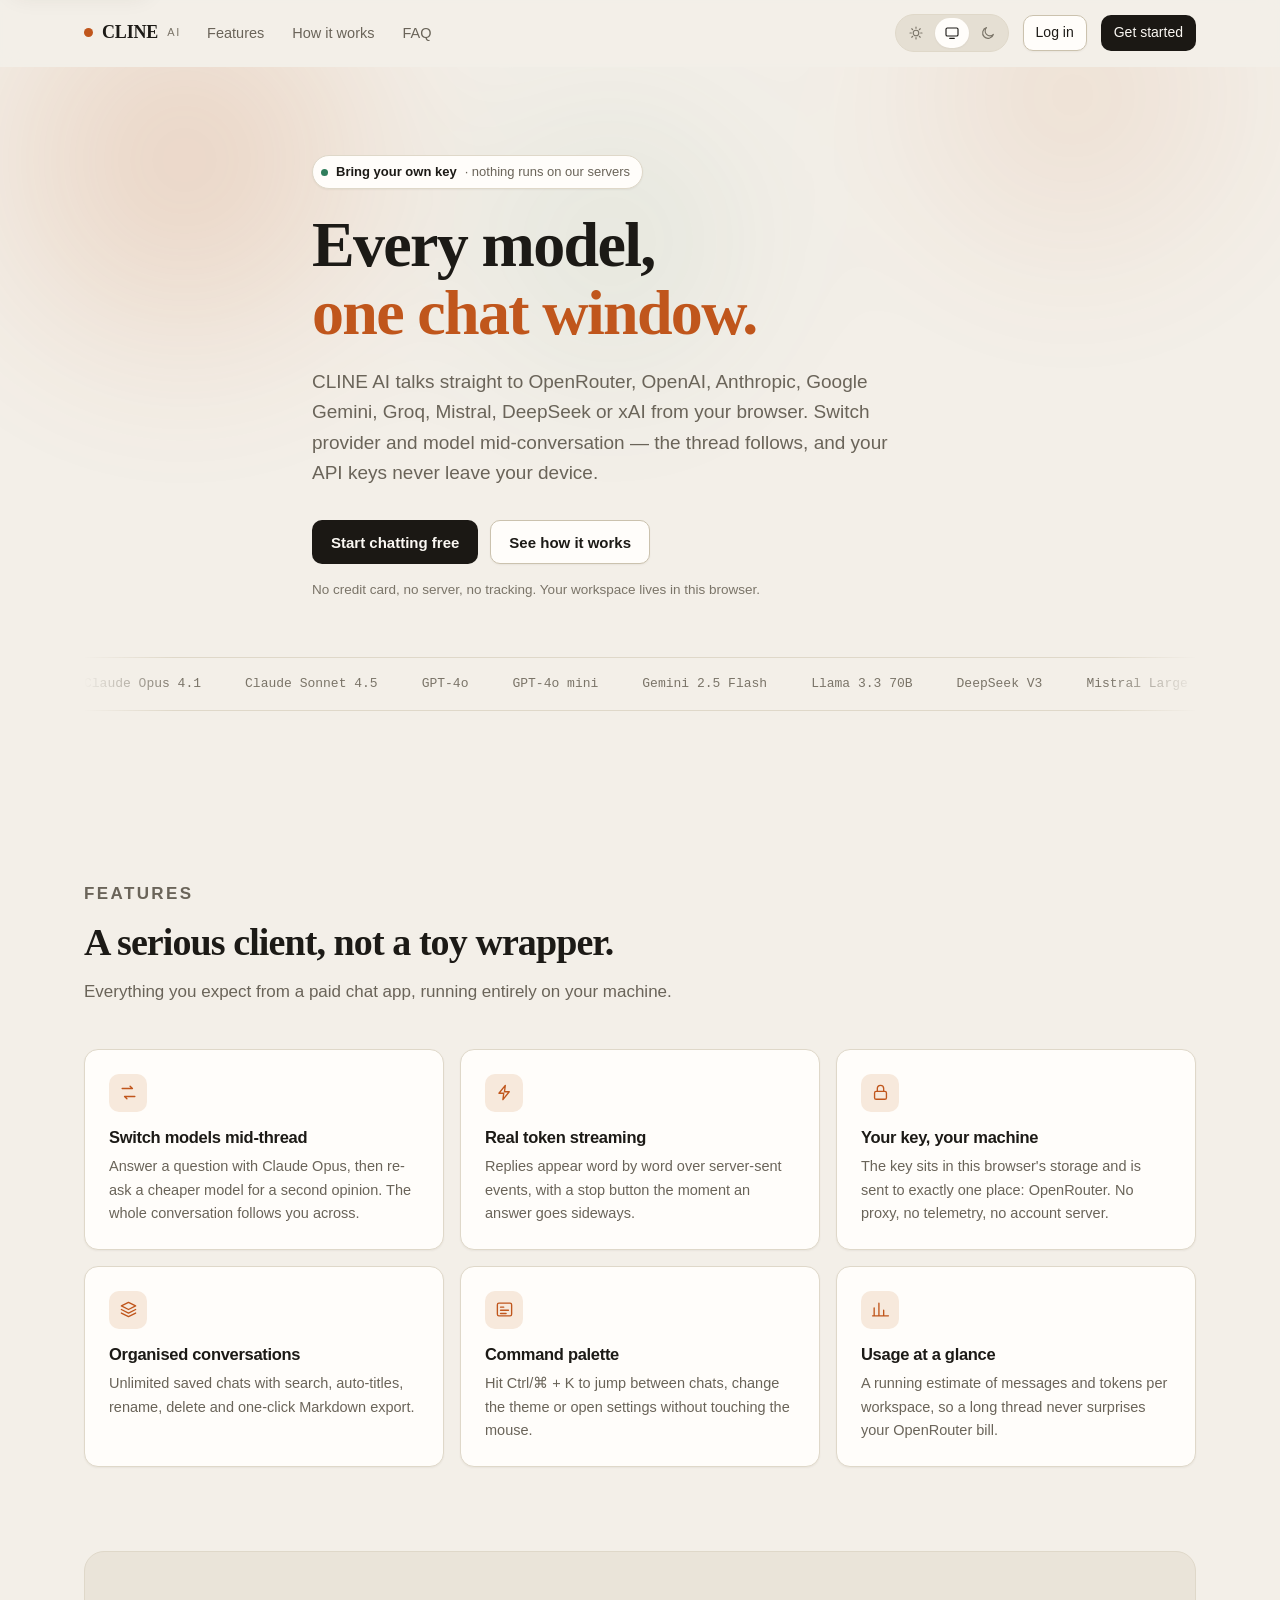
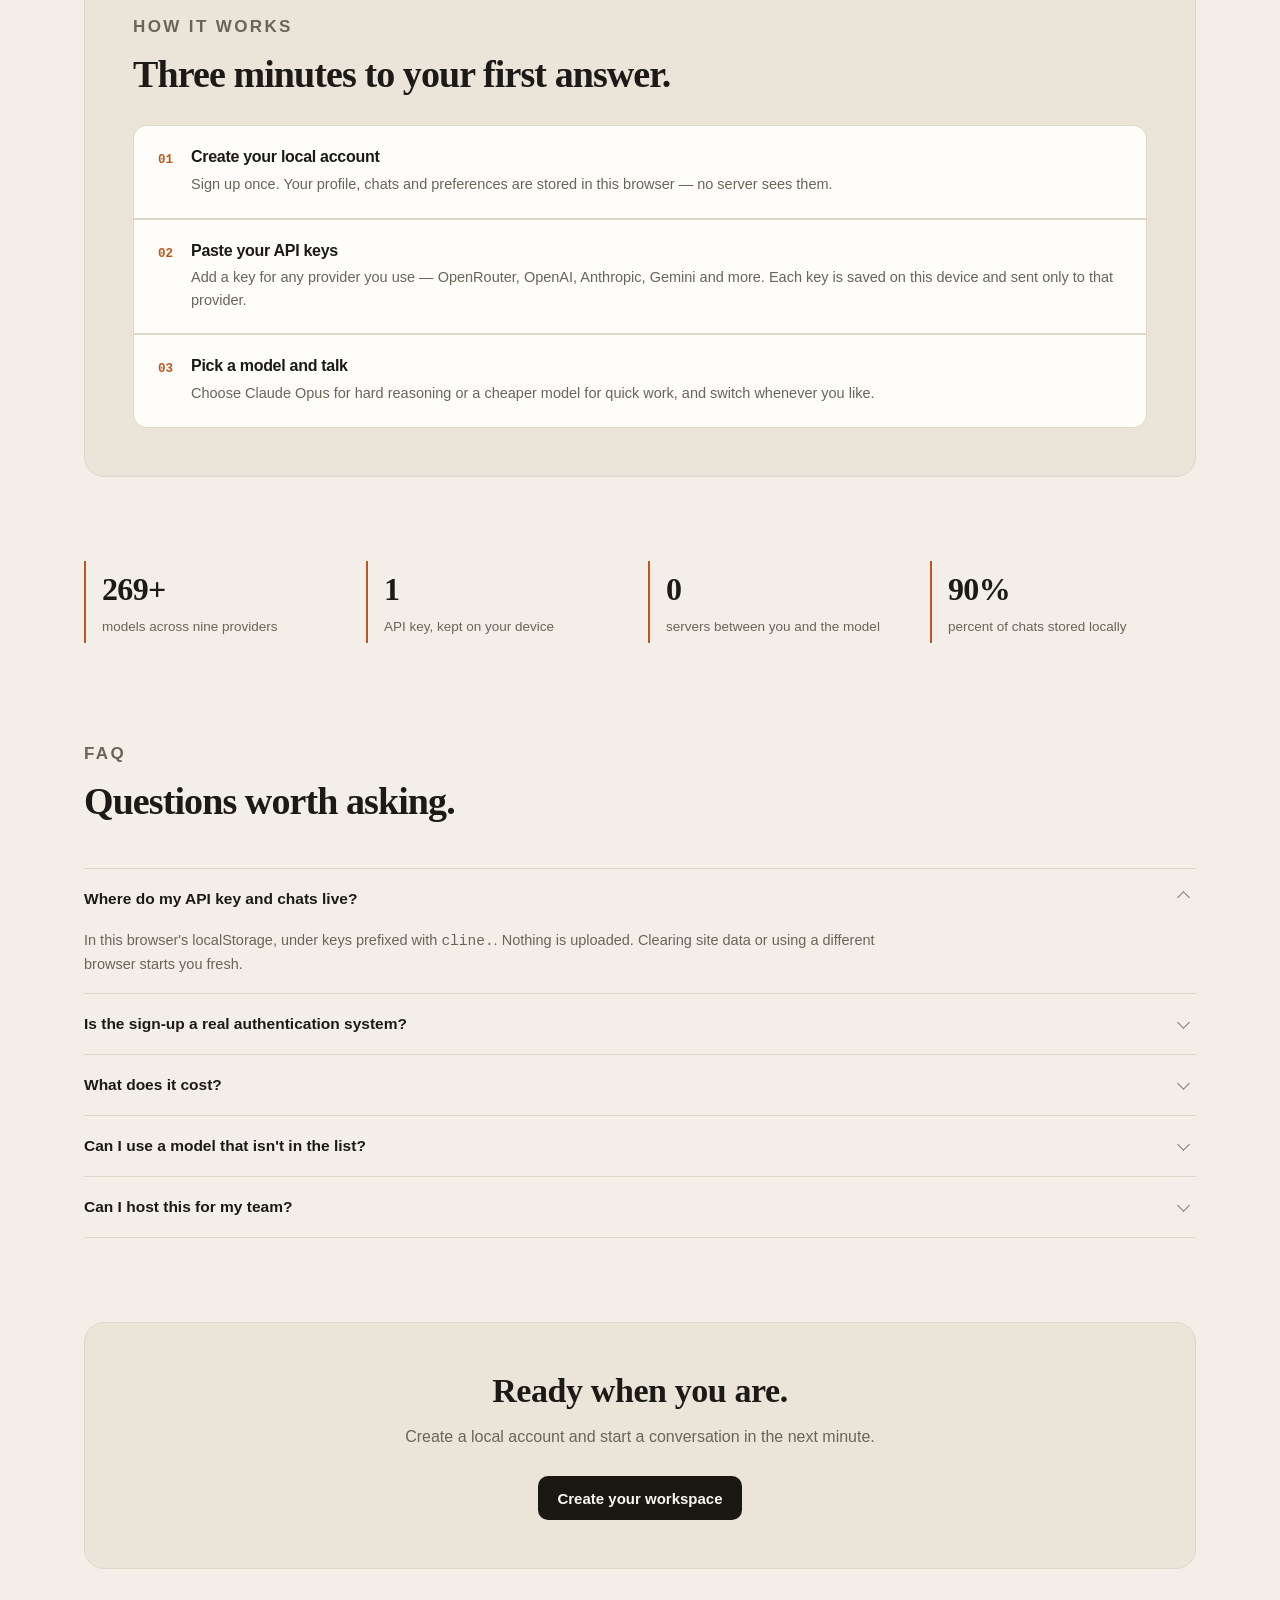
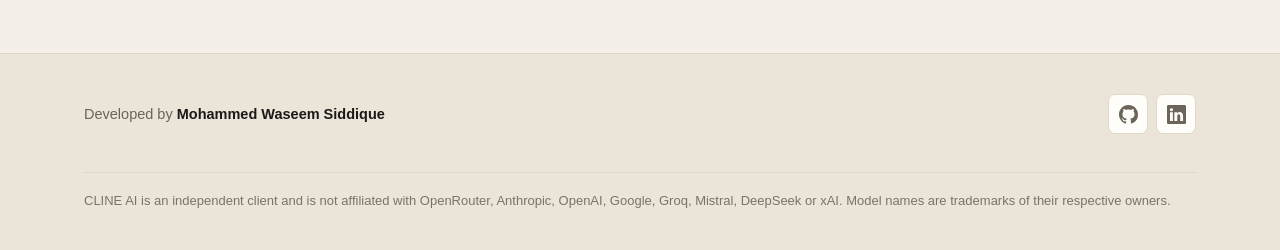
<file: index.html>
<!doctype html>
<html lang="en">
<head>
<meta charset="utf-8" />
<meta name="viewport" content="width=device-width, initial-scale=1, viewport-fit=cover" />
<title>CLINE AI — one chat window for every model</title>
<meta name="description" content="CLINE AI is a browser-native chat client for OpenRouter, OpenAI, Anthropic, Gemini, Groq, Mistral, DeepSeek and xAI. Switch provider and model mid-conversation, with your keys kept on your own device." />
<link rel="icon" href="data:image/svg+xml,%3Csvg xmlns='http://www.w3.org/2000/svg' viewBox='0 0 32 32'%3E%3Crect width='32' height='32' rx='7' fill='%23C0561C'/%3E%3Crect x='9' y='7' width='2.6' height='18' rx='1.3' fill='white'/%3E%3Crect x='15' y='12' width='8' height='2.6' rx='1.3' fill='white'/%3E%3Crect x='15' y='18' width='5' height='2.6' rx='1.3' fill='white'/%3E%3C/svg%3E" />
<link rel="stylesheet" href="assets/css/base.css" />
<link rel="stylesheet" href="assets/css/landing.css" />
<script>(function(){try{var p=localStorage.getItem("cline.theme")||"system";var d=p==="dark"||(p==="system"&&matchMedia("(prefers-color-scheme: dark)").matches);document.documentElement.setAttribute("data-theme",d?"dark":"light");}catch(e){}})();</script>
</head>
<body>
<div class="splash" id="splash" aria-hidden="true">
  <div class="splash-mark"><span></span></div>
  <p>Cline AI</p>
</div>
<a class="skip" href="#main">Skip to content</a>

<header class="nav" id="nav">
  <div class="wrap nav-in">
    <a class="brand" href="index.html"><b>CLINE</b><span>AI</span></a>
    <nav class="nav-links" aria-label="Sections">
      <a href="#features">Features</a>
      <a href="#how">How it works</a>
      <a href="#faq">FAQ</a>
    </nav>
    <div class="grow"></div>
    <div class="theme-switch" id="themeSwitch" role="group" aria-label="Colour theme">
      <button type="button" data-theme-set="light" aria-label="Light theme" title="Light">
        <svg viewBox="0 0 24 24" aria-hidden="true"><circle cx="12" cy="12" r="4.2"/><path d="M12 3v2M12 19v2M3 12h2M19 12h2M5.6 5.6l1.4 1.4M17 17l1.4 1.4M18.4 5.6L17 7M7 17l-1.4 1.4"/></svg>
      </button>
      <button type="button" data-theme-set="system" aria-label="Match system theme" title="System">
        <svg viewBox="0 0 24 24" aria-hidden="true"><rect x="3" y="4.5" width="18" height="12" rx="2"/><path d="M8.5 20h7"/></svg>
      </button>
      <button type="button" data-theme-set="dark" aria-label="Dark theme" title="Dark">
        <svg viewBox="0 0 24 24" aria-hidden="true"><path d="M20 14.2A8.2 8.2 0 1 1 9.8 4a6.6 6.6 0 0 0 10.2 10.2z"/></svg>
      </button>
    </div>
    <a class="btn secondary sm" href="auth.html" id="navLogin">Log in</a>
    <a class="btn sm" href="auth.html?mode=signup" id="navCta">Get started</a>
  </div>
</header>

<main id="main">
  <section class="hero">
    <div class="aurora" aria-hidden="true"><i></i><i></i><i></i></div>
    <div class="wrap hero-in">
      <span class="pill reveal"><span class="dot"></span> <b>Bring your own key</b> · nothing runs on our servers</span>
      <h1 class="reveal">Every model,<br /><em>one chat window.</em></h1>
      <p class="lede reveal">CLINE AI talks straight to OpenRouter, OpenAI, Anthropic, Google Gemini, Groq, Mistral, DeepSeek or xAI from your browser. Switch provider and model mid-conversation — the thread follows, and your API keys never leave your device.</p>
      <div class="cta reveal">
        <a class="btn" href="auth.html?mode=signup" id="heroCta">Start chatting free</a>
        <a class="btn secondary" href="#how">See how it works</a>
      </div>
      <p class="microcopy reveal">No credit card, no server, no tracking. Your workspace lives in this browser.</p>
    </div>
    <div class="wrap">
      <div class="marquee reveal" aria-hidden="true">
        <div class="marquee-track" id="track"></div>
      </div>
    </div>
  </section>

  <section id="features">
    <div class="wrap">
      <div class="sec-head reveal">
        <p class="eyebrow">FEATURES</p>
        <h2>A serious client, not a toy wrapper.</h2>
        <p>Everything you expect from a paid chat app, running entirely on your machine.</p>
      </div>
      <div class="grid" id="featureGrid"></div>
    </div>
  </section>

  <section id="how" style="padding-top:0">
    <div class="wrap">
      <div class="panel">
        <div class="sec-head reveal" style="margin-bottom:28px">
          <p class="eyebrow">HOW IT WORKS</p>
          <h2>Three minutes to your first answer.</h2>
        </div>
        <div class="steps reveal">
          <div class="step"><b></b><div><h3>Create your local account</h3><p>Sign up once. Your profile, chats and preferences are stored in this browser — no server sees them.</p></div></div>
          <div class="step"><b></b><div><h3>Paste your API keys</h3><p>Add a key for any provider you use — OpenRouter, OpenAI, Anthropic, Gemini and more. Each key is saved on this device and sent only to that provider.</p></div></div>
          <div class="step"><b></b><div><h3>Pick a model and talk</h3><p>Choose Claude Opus for hard reasoning or a cheaper model for quick work, and switch whenever you like.</p></div></div>
        </div>
      </div>
    </div>
  </section>

  <section style="padding-top:0">
    <div class="wrap">
      <div class="stats reveal" id="stats">
        <div class="stat"><b data-count="300">0</b><span>models across nine providers</span></div>
        <div class="stat"><b data-count="1">0</b><span>API key, kept on your device</span></div>
        <div class="stat"><b data-count="0">0</b><span>servers between you and the model</span></div>
        <div class="stat"><b data-count="100">0</b><span>percent of chats stored locally</span></div>
      </div>
    </div>
  </section>

  <section id="faq" style="padding-top:0">
    <div class="wrap">
      <div class="sec-head reveal">
        <p class="eyebrow">FAQ</p>
        <h2>Questions worth asking.</h2>
      </div>
      <div class="faq reveal">
        <details open><summary>Where do my API key and chats live?</summary><p>In this browser's localStorage, under keys prefixed with <code>cline.</code>. Nothing is uploaded. Clearing site data or using a different browser starts you fresh.</p></details>
        <details><summary>Is the sign-up a real authentication system?</summary><p>No — and that is deliberate. Accounts are created and verified locally so the app can keep separate workspaces per person on a shared machine. There is no backend, so treat it as a profile switcher rather than a security boundary.</p></details>
        <details><summary>What does it cost?</summary><p>The app is free. You pay each provider directly for the tokens you use, at their own rates.</p></details>
        <details><summary>Can I use a model that isn't in the list?</summary><p>Yes. Settings has an "Other model ID" field that accepts any identifier listed on openrouter.ai/models.</p></details>
        <details><summary>Can I host this for my team?</summary><p>You can, but put a small proxy in front of the provider that holds the key server-side, then point CLINE AI at it with the custom base URL. A browser-held key is visible to anyone using that browser.</p></details>
      </div>
    </div>
  </section>

  <section style="padding-top:0">
    <div class="wrap">
      <div class="panel reveal" style="text-align:center">
        <h2 style="font-size:clamp(24px,3.4vw,34px)">Ready when you are.</h2>
        <p style="margin:14px auto 26px;color:var(--ink-2);max-width:32rem">Create a local account and start a conversation in the next minute.</p>
        <a class="btn" href="auth.html?mode=signup">Create your workspace</a>
      </div>
    </div>
  </section>
</main>

<footer class="site">
  <div class="wrap foot">
    <p class="credit">Developed by <b>Mohammed Waseem Siddique</b></p>
    <div class="grow"></div>
    <div class="socials">
      <a href="https://github.com/waseem-siddique/" target="_blank" rel="noopener noreferrer" aria-label="GitHub profile of Mohammed Waseem Siddique" title="GitHub">
        <svg viewBox="0 0 16 16" aria-hidden="true"><path d="M8 0C3.58 0 0 3.58 0 8c0 3.54 2.29 6.53 5.47 7.59.4.07.55-.17.55-.38 0-.19-.01-.82-.01-1.49-2.01.37-2.53-.49-2.69-.94-.09-.23-.48-.94-.82-1.13-.28-.15-.68-.52-.01-.53.63-.01 1.08.58 1.23.82.72 1.21 1.87.87 2.33.66.07-.52.28-.87.51-1.07-1.78-.2-3.64-.89-3.64-3.95 0-.87.31-1.59.82-2.15-.08-.2-.36-1.02.08-2.12 0 0 .67-.21 2.2.82.64-.18 1.32-.27 2-.27.68 0 1.36.09 2 .27 1.53-1.04 2.2-.82 2.2-.82.44 1.1.16 1.92.08 2.12.51.56.82 1.27.82 2.15 0 3.07-1.87 3.75-3.65 3.95.29.25.54.73.54 1.48 0 1.07-.01 1.93-.01 2.2 0 .21.15.46.55.38A8.01 8.01 0 0 0 16 8c0-4.42-3.58-8-8-8z"/></svg>
      </a>
      <a href="https://www.linkedin.com/in/waseemop/" target="_blank" rel="noopener noreferrer" aria-label="LinkedIn profile of Mohammed Waseem Siddique" title="LinkedIn">
        <svg viewBox="0 0 16 16" aria-hidden="true"><path d="M0 1.15C0 .51.53 0 1.18 0h13.64C15.47 0 16 .51 16 1.15v13.7c0 .64-.53 1.15-1.18 1.15H1.18C.53 16 0 15.49 0 14.85V1.15zM4.94 13.4V6.17H2.54v7.23h2.4zM3.74 5.18c.84 0 1.36-.55 1.36-1.24-.02-.71-.52-1.24-1.34-1.24-.82 0-1.36.53-1.36 1.24 0 .69.52 1.24 1.32 1.24h.02zm2.5 8.22h2.4V9.35c0-.21.02-.43.08-.58.17-.43.56-.88 1.21-.88.85 0 1.19.65 1.19 1.6v3.91h2.4V9.22c0-2.22-1.18-3.25-2.76-3.25-1.29 0-1.86.71-2.18 1.2h.02V6.17h-2.4c.03.68 0 7.23 0 7.23z"/></svg>
      </a>
    </div>
    <p class="legal">CLINE AI is an independent client and is not affiliated with OpenRouter, Anthropic, OpenAI, Google, Groq, Mistral, DeepSeek or xAI. Model names are trademarks of their respective owners.</p>
  </div>
</footer>

<script src="assets/js/core.js"></script>
<script src="assets/js/landing.js"></script>
</body>
</html>
</file>
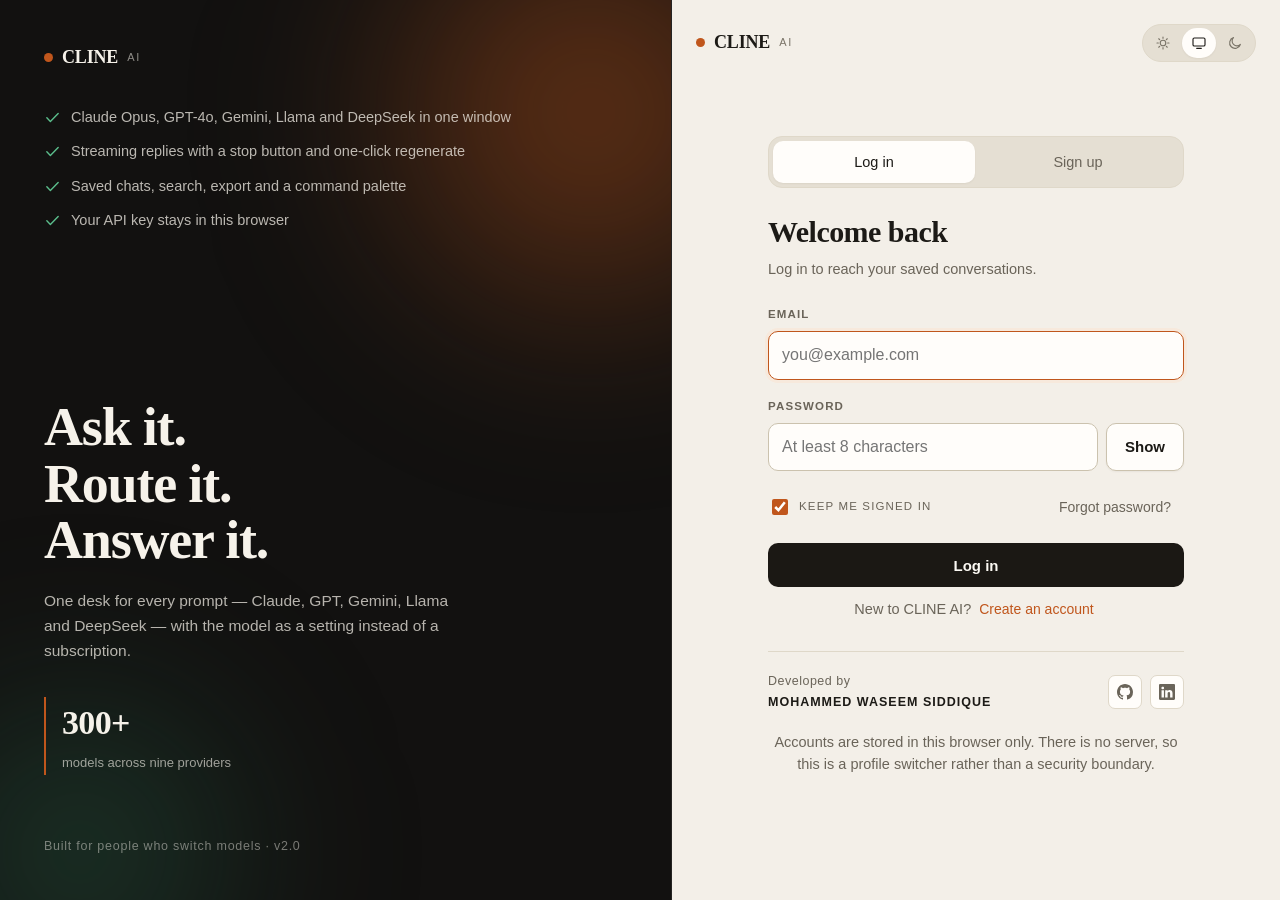
<file: app.html>
<!doctype html>
<html lang="en">
<head>
<meta charset="utf-8" />
<meta name="viewport" content="width=device-width, initial-scale=1, viewport-fit=cover" />
<title>Workspace · CLINE AI</title>
<link rel="icon" href="data:image/svg+xml,%3Csvg xmlns='http://www.w3.org/2000/svg' viewBox='0 0 32 32'%3E%3Crect width='32' height='32' rx='7' fill='%23C0561C'/%3E%3Crect x='9' y='7' width='2.6' height='18' rx='1.3' fill='white'/%3E%3Crect x='15' y='12' width='8' height='2.6' rx='1.3' fill='white'/%3E%3Crect x='15' y='18' width='5' height='2.6' rx='1.3' fill='white'/%3E%3C/svg%3E" />
<link rel="stylesheet" href="assets/css/base.css" />
<link rel="stylesheet" href="assets/css/app.css" />
<script>(function(){try{var p=localStorage.getItem("cline.theme")||"system";var d=p==="dark"||(p==="system"&&matchMedia("(prefers-color-scheme: dark)").matches);document.documentElement.setAttribute("data-theme",d?"dark":"light");}catch(e){}})();</script>
</head>
<body>
<div class="splash" id="splash" aria-hidden="true">
  <div class="splash-mark"><span></span></div>
  <p>Cline AI</p>
</div>
<div class="shell" id="shell">
  <aside class="side" id="side" aria-label="Conversations">
    <div class="side-head">
      <a class="brand" href="index.html" style="padding:0 4px"><b>CLINE</b><span>AI</span></a>
      <div class="grow"></div>
      <button class="btn icon quiet" id="closeSide" type="button" aria-label="Close sidebar" title="Close sidebar">
        <svg viewBox="0 0 24 24" aria-hidden="true"><path d="M6 6l12 12M18 6L6 18"/></svg>
      </button>
    </div>
    <div class="side-pad">
      <button class="btn block sm" id="newChat" type="button">
        <svg viewBox="0 0 24 24" aria-hidden="true" style="width:15px;height:15px;fill:none;stroke:currentColor;stroke-width:2;stroke-linecap:round"><path d="M12 5v14M5 12h14"/></svg>
        New chat
      </button>
    </div>
    <div class="side-pad">
      <div class="search">
        <svg viewBox="0 0 24 24" aria-hidden="true"><circle cx="11" cy="11" r="6.5"/><path d="M16 16l4.5 4.5"/></svg>
        <label class="sr" for="searchChats">Search conversations</label>
        <input id="searchChats" type="search" placeholder="Search chats" autocomplete="off" />
      </div>
    </div>
    <div class="chats" id="chatList"></div>
    <button class="usage" id="usage" type="button" aria-haspopup="dialog" title="Token usage and model limits">
      <div class="usage-top"><span>This workspace</span><b id="usageTokens">0</b></div>
      <div class="bar"><i id="usageBar"></i></div>
      <p class="usage-foot"><span id="usageFoot">0 messages across 0 chats</span><span class="usage-more">Details</span></p>
    </button>
    <div class="side-foot">
      <div class="avatar" id="avatar">?</div>
      <div class="who"><b id="userName">—</b><span id="userEmail">—</span></div>
      <button class="btn icon quiet" id="openSettings" type="button" aria-label="Settings" title="Settings">
        <svg viewBox="0 0 24 24" aria-hidden="true"><circle cx="12" cy="12" r="3"/><path d="M19.4 15a1.7 1.7 0 0 0 .34 1.87l.06.06a2 2 0 1 1-2.83 2.83l-.06-.06A1.7 1.7 0 0 0 15 19.4a1.7 1.7 0 0 0-1 1.55V21a2 2 0 1 1-4 0v-.05A1.7 1.7 0 0 0 9 19.4a1.7 1.7 0 0 0-1.87.34l-.06.06a2 2 0 1 1-2.83-2.83l.06-.06A1.7 1.7 0 0 0 4.6 15a1.7 1.7 0 0 0-1.55-1H3a2 2 0 1 1 0-4h.05A1.7 1.7 0 0 0 4.6 9a1.7 1.7 0 0 0-.34-1.87l-.06-.06a2 2 0 1 1 2.83-2.83l.06.06A1.7 1.7 0 0 0 9 4.6a1.7 1.7 0 0 0 1-1.55V3a2 2 0 1 1 4 0v.05A1.7 1.7 0 0 0 15 4.6a1.7 1.7 0 0 0 1.87-.34l.06-.06a2 2 0 1 1 2.83 2.83l-.06.06A1.7 1.7 0 0 0 19.4 9v0a1.7 1.7 0 0 0 1.55 1H21a2 2 0 1 1 0 4h-.05a1.7 1.7 0 0 0-1.55 1z"/></svg>
      </button>
      <button class="btn icon quiet" id="signOut" type="button" aria-label="Sign out" title="Sign out">
        <svg viewBox="0 0 24 24" aria-hidden="true"><path d="M15 4h3a2 2 0 0 1 2 2v12a2 2 0 0 1-2 2h-3M10 8l-4 4 4 4M6 12h10"/></svg>
      </button>
    </div>
  </aside>

  <div class="main">
    <div class="top">
      <button class="btn icon quiet" id="toggleSide" type="button" aria-label="Toggle sidebar" title="Toggle sidebar">
        <svg viewBox="0 0 24 24" aria-hidden="true"><path d="M4 6h16M4 12h16M4 18h16"/></svg>
      </button>
      <span class="title" id="chatTitle">New chat</span>
      <button class="btn sm quiet" id="openPalette" type="button" title="Command palette">
        <span class="kbd" id="paletteKbd">⌘K</span>
      </button>
      <div class="theme-switch" id="themeSwitch" role="group" aria-label="Colour theme">
        <button type="button" data-theme-set="light" aria-label="Light theme"><svg viewBox="0 0 24 24" aria-hidden="true"><circle cx="12" cy="12" r="4.2"/><path d="M12 3v2M12 19v2M3 12h2M19 12h2M5.6 5.6l1.4 1.4M17 17l1.4 1.4M18.4 5.6L17 7M7 17l-1.4 1.4"/></svg></button>
        <button type="button" data-theme-set="system" aria-label="Match system theme"><svg viewBox="0 0 24 24" aria-hidden="true"><rect x="3" y="4.5" width="18" height="12" rx="2"/><path d="M8.5 20h7"/></svg></button>
        <button type="button" data-theme-set="dark" aria-label="Dark theme"><svg viewBox="0 0 24 24" aria-hidden="true"><path d="M20 14.2A8.2 8.2 0 1 1 9.8 4a6.6 6.6 0 0 0 10.2 10.2z"/></svg></button>
      </div>
      <button class="btn icon quiet" id="exportChat" type="button" aria-label="Export chat as Markdown" title="Export as Markdown">
        <svg viewBox="0 0 24 24" aria-hidden="true"><path d="M12 4v11M8 11l4 4 4-4M5 19h14"/></svg>
      </button>
    </div>

    <div class="scroll" id="scroll">
      <div class="welcome" id="welcome">
        <div class="needkey" id="needKey" hidden>
          <span id="needKeyText">Add your API key to start chatting. It stays in this browser.</span>
          <button class="btn sm" type="button" id="needKeyBtn">Add key</button>
        </div>
        <h1 id="welcomeTitle">Ready when you are.</h1>
        <p>Pick a starting point, or just type below. Switch models any time — the conversation follows.</p>
        <div class="presets" id="presets"></div>
      </div>
      <div class="thread" id="thread" hidden></div>
      <button class="btn secondary sm jump" id="jump" type="button" hidden>Jump to latest</button>
    </div>

    <div class="foot">
      <div class="composer">
        <div class="alert" id="alert" role="alert" hidden>
          <p id="alertText"></p>
          <button type="button" id="alertClose">Dismiss</button>
        </div>
        <div class="box">
          <label class="sr" for="input">Message</label>
          <textarea id="input" rows="1" placeholder="Ask anything…"></textarea>
          <div class="controls">
            <label class="sr" for="providerPick">Provider</label>
            <select class="model" id="providerPick" title="Provider"></select>
            <label class="sr" for="modelPick">Model</label>
            <select class="model" id="modelPick" title="Model"></select>
            <button class="btn sm quiet" id="regen" type="button" hidden title="Regenerate last reply">Regenerate</button>
            <div class="grow"></div>
            <span class="count" id="count">Enter to send</span>
            <button class="send" id="send" type="button">Send</button>
          </div>
        </div>
      </div>
    </div>
  </div>
</div>

<dialog id="usageDlg" class="wide" aria-labelledby="usageTitle">
  <div class="sheet">
    <header>
      <div>
        <h2 id="usageTitle">Usage &amp; limits</h2>
        <p>Token counts are estimates — about four characters per token. Each provider counts a little differently.</p>
      </div>
    </header>
    <div id="usageBody"></div>
    <footer>
      <button class="btn secondary sm" type="button" id="usageSettings">Open settings</button>
      <div class="grow"></div>
      <button class="btn" type="button" id="closeUsage">Close</button>
    </footer>
  </div>
</dialog>

<dialog id="settings" aria-labelledby="settingsTitle">
  <form class="sheet" id="settingsForm" method="dialog">
    <header>
      <div><h2 id="settingsTitle">Settings</h2><p>Saved in this browser for your account only.</p></div>
    </header>
    <div class="field">
      <label for="providerSelect">Provider</label>
      <select class="input" id="providerSelect"></select>
      <p class="note" id="providerNote"></p>
    </div>
    <div class="field">
      <label for="apiKey" id="keyLabel">API key</label>
      <div class="row">
        <input class="input mono" type="password" id="apiKey" placeholder="sk-…" autocomplete="off" spellcheck="false" />
        <button class="btn secondary" type="button" id="revealKey" aria-pressed="false" style="min-width:74px">Show</button>
      </div>
      <p class="note" id="keyNote"></p>
      <p class="note" id="keyList"></p>
    </div>
    <div class="field">
      <label for="baseUrl">API base URL</label>
      <input class="input mono" type="text" id="baseUrl" placeholder="https://…" spellcheck="false" />
      <p class="note">Optional. Leave blank for the provider default — set it for a proxy, Ollama or LM Studio.</p>
    </div>
    <div class="field">
      <label for="modelSelect">Default model</label>
      <select class="input" id="modelSelect"></select>
    </div>
    <div class="field" id="customWrap" hidden>
      <label for="customModel">Model ID</label>
      <input class="input mono" type="text" id="customModel" placeholder="model-name" spellcheck="false" />
      <p class="note">Any model ID this provider accepts.</p>
    </div>
    <div class="field">
      <label for="systemPrompt">System prompt</label>
      <textarea class="input" id="systemPrompt" placeholder="You are a helpful assistant."></textarea>
      <p class="note" id="personaRow" style="display:flex;flex-wrap:wrap;gap:6px;align-items:center">Presets:</p>
    </div>
    <div class="field">
      <label for="temp">Creativity <span class="note" style="display:inline" id="tempVal">0.7</span></label>
      <input type="range" id="temp" min="0" max="1.5" step="0.1" style="width:100%;accent-color:var(--accent)" />
    </div>
    <footer>
      <button class="btn danger" type="button" id="wipe">Delete all my data</button>
      <div class="grow"></div>
      <button class="btn secondary" type="button" id="cancelSettings">Cancel</button>
      <button class="btn" type="submit">Save</button>
    </footer>
  </form>
</dialog>

<dialog id="palette" aria-label="Command palette">
  <div class="p-in">
    <svg viewBox="0 0 24 24" aria-hidden="true" style="width:16px;height:16px;fill:none;stroke:var(--ink-3);stroke-width:1.8"><circle cx="11" cy="11" r="6.5"/><path d="M16 16l4.5 4.5"/></svg>
    <label class="sr" for="paletteInput">Search commands and chats</label>
    <input id="paletteInput" type="text" placeholder="Search chats or run a command…" autocomplete="off" />
    <span class="kbd">Esc</span>
  </div>
  <ul id="paletteList"></ul>
  <div class="none" id="paletteNone" hidden>Nothing matches that.</div>
</dialog>

<dialog id="shortcuts" aria-labelledby="shortcutsTitle">
  <div class="sheet">
    <header><div><h2 id="shortcutsTitle">Keyboard shortcuts</h2><p>Everything reachable without the mouse.</p></div></header>
    <div class="shortcuts" id="shortcutList"></div>
    <footer><div class="grow"></div><button class="btn" type="button" id="closeShortcuts">Done</button></footer>
  </div>
</dialog>

<div id="toasts"></div>
<script src="assets/js/core.js"></script>
<script src="assets/js/app.js"></script>
</body>
</html>
</file>
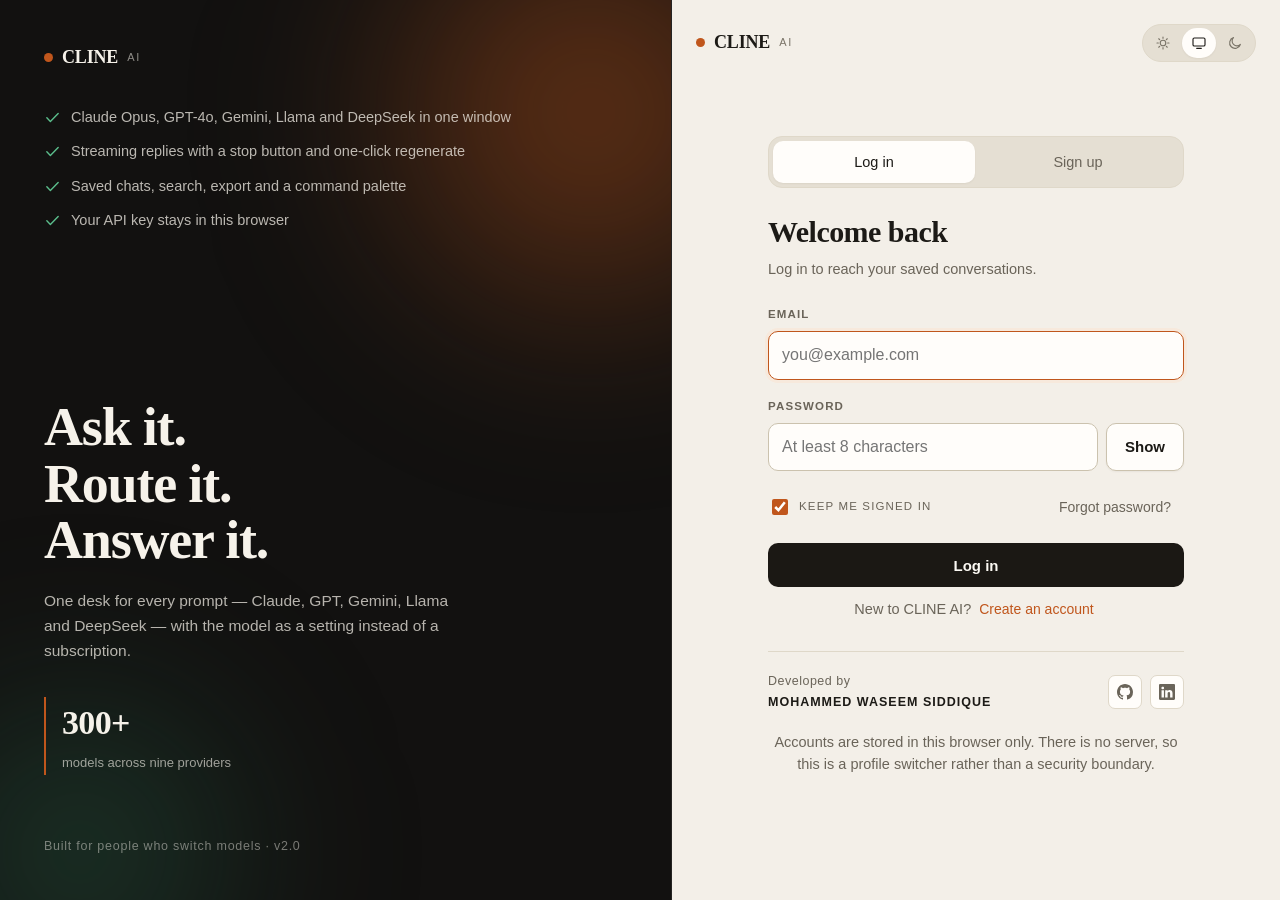
<file: auth.html>
<!doctype html>
<html lang="en">
<head>
<meta charset="utf-8" />
<meta name="viewport" content="width=device-width, initial-scale=1, viewport-fit=cover" />
<title>Log in · CLINE AI</title>
<link rel="icon" href="data:image/svg+xml,%3Csvg xmlns='http://www.w3.org/2000/svg' viewBox='0 0 32 32'%3E%3Crect width='32' height='32' rx='7' fill='%23C0561C'/%3E%3Crect x='9' y='7' width='2.6' height='18' rx='1.3' fill='white'/%3E%3Crect x='15' y='12' width='8' height='2.6' rx='1.3' fill='white'/%3E%3Crect x='15' y='18' width='5' height='2.6' rx='1.3' fill='white'/%3E%3C/svg%3E" />
<link rel="stylesheet" href="assets/css/base.css" />
<link rel="stylesheet" href="assets/css/landing.css" />
<script>(function(){try{var p=localStorage.getItem("cline.theme")||"system";var d=p==="dark"||(p==="system"&&matchMedia("(prefers-color-scheme: dark)").matches);document.documentElement.setAttribute("data-theme",d?"dark":"light");}catch(e){}})();</script>
</head>
<body>
<div class="splash" id="splash" aria-hidden="true">
  <div class="splash-mark"><span></span></div>
  <p>Cline AI</p>
</div>
<div class="auth-page">
  <aside class="auth-aside">
    <a class="brand" href="index.html"><b>CLINE</b><span>AI</span></a>
    <div class="checks" style="margin-top:6px">
      <div><svg viewBox="0 0 24 24" aria-hidden="true"><path d="M4 12.5l5 5L20 6.5"/></svg><span>Claude Opus, GPT-4o, Gemini, Llama and DeepSeek in one window</span></div>
      <div><svg viewBox="0 0 24 24" aria-hidden="true"><path d="M4 12.5l5 5L20 6.5"/></svg><span>Streaming replies with a stop button and one-click regenerate</span></div>
      <div><svg viewBox="0 0 24 24" aria-hidden="true"><path d="M4 12.5l5 5L20 6.5"/></svg><span>Saved chats, search, export and a command palette</span></div>
      <div><svg viewBox="0 0 24 24" aria-hidden="true"><path d="M4 12.5l5 5L20 6.5"/></svg><span>Your API key stays in this browser</span></div>
    </div>
    <div class="auth-hero">
      <h2>Ask it.<br />Route it.<br />Answer it.</h2>
      <p>One desk for every prompt — Claude, GPT, Gemini, Llama and DeepSeek — with the model as a setting instead of a subscription.</p>
      <div class="auth-stat">
        <b>300+</b>
        <span>models across nine providers</span>
      </div>
    </div>
    <p class="auth-foot">Built for people who switch models · v2.0</p>
  </aside>

  <main class="auth-main">
    <div style="display:flex;align-items:center;gap:10px">
      <a class="brand" href="index.html" style="margin-right:auto"><b>CLINE</b><span>AI</span></a>
      <div class="theme-switch" id="themeSwitch" role="group" aria-label="Colour theme">
        <button type="button" data-theme-set="light" aria-label="Light theme"><svg viewBox="0 0 24 24" aria-hidden="true"><circle cx="12" cy="12" r="4.2"/><path d="M12 3v2M12 19v2M3 12h2M19 12h2M5.6 5.6l1.4 1.4M17 17l1.4 1.4M18.4 5.6L17 7M7 17l-1.4 1.4"/></svg></button>
        <button type="button" data-theme-set="system" aria-label="Match system theme"><svg viewBox="0 0 24 24" aria-hidden="true"><rect x="3" y="4.5" width="18" height="12" rx="2"/><path d="M8.5 20h7"/></svg></button>
        <button type="button" data-theme-set="dark" aria-label="Dark theme"><svg viewBox="0 0 24 24" aria-hidden="true"><path d="M20 14.2A8.2 8.2 0 1 1 9.8 4a6.6 6.6 0 0 0 10.2 10.2z"/></svg></button>
      </div>
    </div>

    <div class="auth-card">
      <div class="tabs" role="tablist">
        <button type="button" role="tab" id="tabLogin" aria-selected="true" aria-controls="form">Log in</button>
        <button type="button" role="tab" id="tabSignup" aria-selected="false" aria-controls="form">Sign up</button>
      </div>

      <h1 id="headline">Welcome back</h1>
      <p id="subhead">Log in to reach your saved conversations.</p>

      <p class="formnote" id="formError" role="alert" hidden></p>

      <form id="form" novalidate>
        <div class="field" id="nameField" hidden>
          <label for="name">Full name</label>
          <input class="input" type="text" id="name" autocomplete="name" placeholder="Mohammed Waseem Siddique" />
        </div>
        <div class="field">
          <label for="email">Email</label>
          <input class="input" type="email" id="email" autocomplete="email" placeholder="you@example.com" required />
        </div>
        <div class="field">
          <label for="password">Password</label>
          <div class="row">
            <input class="input" type="password" id="password" autocomplete="current-password" placeholder="At least 8 characters" required />
            <button class="btn secondary" type="button" id="reveal" aria-pressed="false" style="min-width:74px">Show</button>
          </div>
          <div class="meter" id="meter" hidden><i></i></div>
          <p class="note" id="pwNote" hidden>Use 8+ characters with a mix of letters, numbers and symbols.</p>
        </div>
        <div class="field" style="display:flex;align-items:center;justify-content:space-between;gap:12px">
          <label style="display:flex;align-items:center;gap:8px;font-weight:400;margin:0">
            <input type="checkbox" id="remember" checked style="width:16px;height:16px;accent-color:var(--accent)" />
            Keep me signed in
          </label>
          <button class="btn quiet sm" type="button" id="forgot">Forgot password?</button>
        </div>
        <button class="btn block" type="submit" id="submit">Log in</button>
      </form>

      <p class="alt">
        <span id="altText">New to CLINE AI?</span>
        <button type="button" id="altBtn">Create an account</button>
      </p>
      <div class="dev-credit">
        <p>Developed by <b>Mohammed Waseem Siddique</b></p>
        <div class="socials">
          <a href="https://github.com/waseem-siddique/" target="_blank" rel="noopener noreferrer" aria-label="GitHub profile of Mohammed Waseem Siddique" title="GitHub">
            <svg viewBox="0 0 16 16" aria-hidden="true"><path d="M8 0C3.58 0 0 3.58 0 8c0 3.54 2.29 6.53 5.47 7.59.4.07.55-.17.55-.38 0-.19-.01-.82-.01-1.49-2.01.37-2.53-.49-2.69-.94-.09-.23-.48-.94-.82-1.13-.28-.15-.68-.52-.01-.53.63-.01 1.08.58 1.23.82.72 1.21 1.87.87 2.33.66.07-.52.28-.87.51-1.07-1.78-.2-3.64-.89-3.64-3.95 0-.87.31-1.59.82-2.15-.08-.2-.36-1.02.08-2.12 0 0 .67-.21 2.2.82.64-.18 1.32-.27 2-.27.68 0 1.36.09 2 .27 1.53-1.04 2.2-.82 2.2-.82.44 1.1.16 1.92.08 2.12.51.56.82 1.27.82 2.15 0 3.07-1.87 3.75-3.65 3.95.29.25.54.73.54 1.48 0 1.07-.01 1.93-.01 2.2 0 .21.15.46.55.38A8.01 8.01 0 0 0 16 8c0-4.42-3.58-8-8-8z"/></svg>
          </a>
          <a href="https://www.linkedin.com/in/waseemop/" target="_blank" rel="noopener noreferrer" aria-label="LinkedIn profile of Mohammed Waseem Siddique" title="LinkedIn">
            <svg viewBox="0 0 16 16" aria-hidden="true"><path d="M0 1.15C0 .51.53 0 1.18 0h13.64C15.47 0 16 .51 16 1.15v13.7c0 .64-.53 1.15-1.18 1.15H1.18C.53 16 0 15.49 0 14.85V1.15zM4.94 13.4V6.17H2.54v7.23h2.4zM3.74 5.18c.84 0 1.36-.55 1.36-1.24-.02-.71-.52-1.24-1.34-1.24-.82 0-1.36.53-1.36 1.24 0 .69.52 1.24 1.32 1.24h.02zm2.5 8.22h2.4V9.35c0-.21.02-.43.08-.58.17-.43.56-.88 1.21-.88.85 0 1.19.65 1.19 1.6v3.91h2.4V9.22c0-2.22-1.18-3.25-2.76-3.25-1.29 0-1.86.71-2.18 1.2h.02V6.17h-2.4c.03.68 0 7.23 0 7.23z"/></svg>
          </a>
        </div>
      </div>
      <p class="note" style="margin-top:18px;text-align:center">Accounts are stored in this browser only. There is no server, so this is a profile switcher rather than a security boundary.</p>
    </div>
  </main>
</div>
<div id="toasts"></div>
<script src="assets/js/core.js"></script>
<script src="assets/js/auth-page.js"></script>
</body>
</html>
</file>
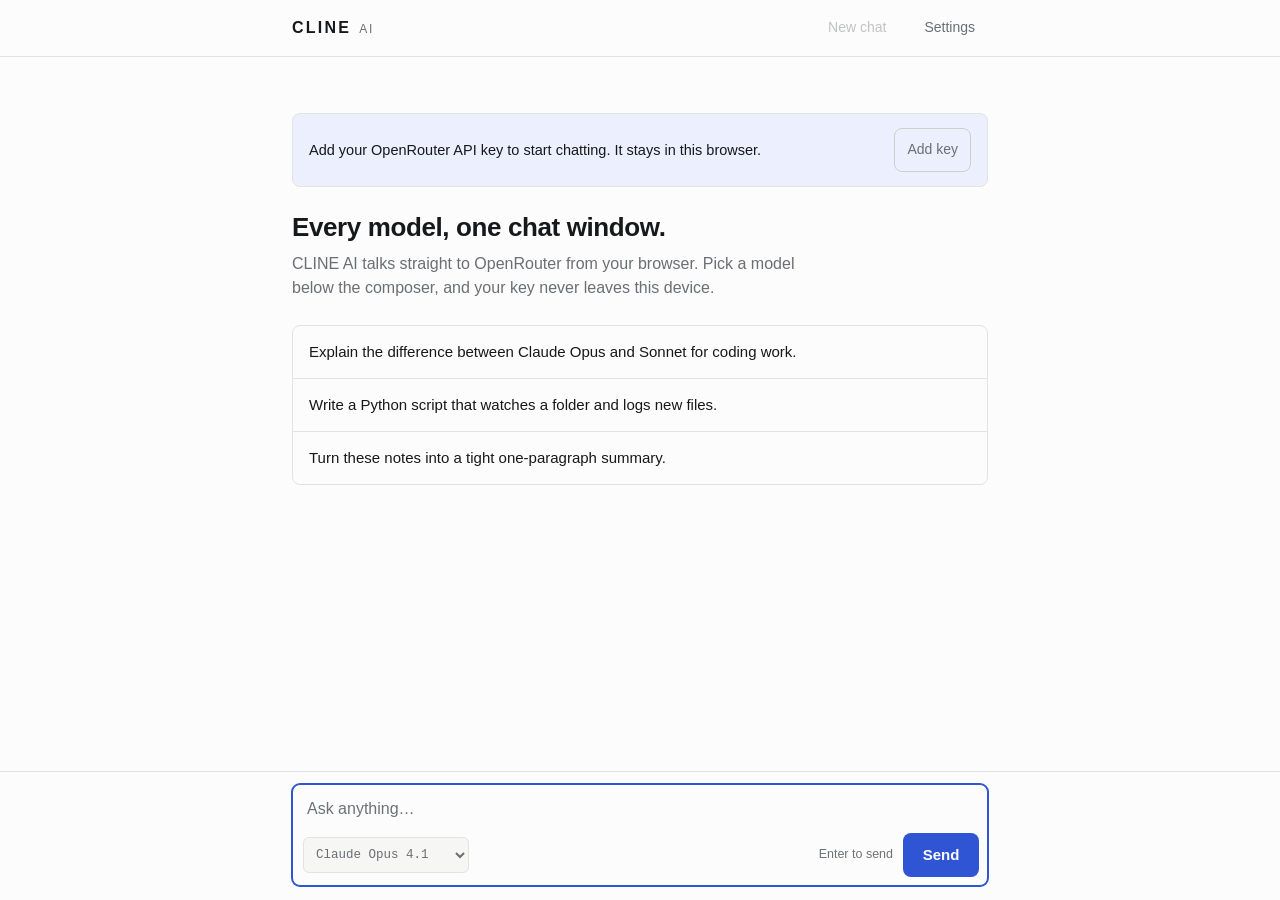
<file: cline-ai.html>
<!doctype html>
<html lang="en">
<head>
<meta charset="utf-8" />
<meta name="viewport" content="width=device-width, initial-scale=1, viewport-fit=cover" />
<title>CLINE AI</title>
<style>
  :root{
    --canvas:#FCFCFC;
    --surface:#F6F6F5;
    --raised:#EFEFEE;
    --border:#E3E3E0;
    --border-strong:#CFCFCA;
    --ink:#17181A;
    --ink-2:#6B6E72;
    --ink-3:#6E7176;
    --accent:#2F55D4;
    --accent-ink:#FFFFFF;
    --accent-soft:#ECF0FE;
    --danger:#C0392F;
    --danger-soft:#FBECEA;
    --radius:8px;
    --gutter:22px;
    --measure:46rem;
    --mono:ui-monospace,SFMono-Regular,Menlo,Consolas,"Liberation Mono",monospace;
    --sans:-apple-system,BlinkMacSystemFont,"Segoe UI",Roboto,Helvetica,Arial,sans-serif;
  }
  @media (prefers-color-scheme: dark){
    :root{
      --canvas:#191919;
      --surface:#202020;
      --raised:#2A2A2A;
      --border:rgba(255,255,255,.16);
      --border-strong:rgba(255,255,255,.30);
      --ink:#FFFFFF;
      --ink-2:rgba(255,255,255,.68);
      --ink-3:rgba(255,255,255,.48);
      --accent:#7D9BFF;
      --accent-ink:#0E1220;
      --accent-soft:rgba(125,155,255,.14);
      --danger:#F08C82;
      --danger-soft:rgba(240,140,130,.12);
    }
  }
  *,*::before,*::after{box-sizing:border-box}
  [hidden]{display:none !important}
  html,body{height:100%}
  body{
    margin:0;
    background:var(--canvas);
    color:var(--ink);
    font:16px/1.55 var(--sans);
    -webkit-font-smoothing:antialiased;
    text-rendering:optimizeLegibility;
  }
  :focus-visible{outline:2px solid var(--accent);outline-offset:2px;border-radius:4px}
  button{font:inherit;color:inherit}

  .app{display:flex;flex-direction:column;height:100dvh;min-height:100dvh}

  /* ---------- header ---------- */
  header{
    flex:0 0 auto;
    border-bottom:1px solid var(--border);
    background:var(--canvas);
  }
  .header-inner{
    max-width:var(--measure);margin:0 auto;
    padding:10px 20px;
    display:flex;align-items:center;gap:12px;
  }
  .wordmark{display:flex;align-items:baseline;gap:8px;margin-right:auto;min-width:0}
  .wordmark b{
    font-size:16px;font-weight:620;letter-spacing:.14em;
  }
  .wordmark span{font-size:12px;color:var(--ink-3);letter-spacing:.14em}
  .ghost{
    display:inline-flex;align-items:center;justify-content:center;
    min-height:36px;padding:0 12px;
    background:transparent;border:1px solid transparent;border-radius:var(--radius);
    color:var(--ink-2);font-size:14px;cursor:pointer;
  }
  .ghost:hover{background:var(--surface);color:var(--ink)}
  .ghost[disabled]{opacity:.4;cursor:default}
  .ghost[disabled]:hover{background:transparent;color:var(--ink-2)}

  /* ---------- transcript ---------- */
  main{flex:1 1 auto;overflow-y:auto;overscroll-behavior:contain}
  .thread{max-width:var(--measure);margin:0 auto;padding:28px 20px 8px}

  .msg{
    position:relative;
    padding-left:var(--gutter);
    border-left:1px solid var(--border-strong);
    margin-bottom:28px;
  }
  .msg.user{border-left-color:var(--accent)}
  .msg .who{
    font-size:12.5px;color:var(--ink-3);
    margin-bottom:6px;
  }
  .msg.user .who{color:var(--accent)}
  .msg .who .mid{font-family:var(--mono);font-size:11.5px}
  .body{font-size:16px;line-height:1.62;word-wrap:break-word;overflow-wrap:anywhere}
  .body p{margin:0 0 .75em}
  .body p:last-child{margin-bottom:0}
  .body ul,.body ol{margin:0 0 .75em;padding-left:1.25em}
  .body li{margin:.2em 0}
  .body a{color:var(--accent)}
  .body code{
    font-family:var(--mono);font-size:.875em;
    background:var(--surface);border:1px solid var(--border);
    border-radius:4px;padding:.08em .32em;
  }
  .body pre{
    margin:0 0 .75em;padding:12px 14px;
    background:var(--surface);border:1px solid var(--border);border-radius:var(--radius);
    overflow-x:auto;
  }
  .body pre code{background:none;border:0;padding:0;font-size:13px;line-height:1.5}
  .caret{
    display:inline-block;width:.5em;height:1.05em;vertical-align:-.18em;
    background:var(--accent);margin-left:2px;
  }
  @media (prefers-reduced-motion: no-preference){
    .caret{animation:blink 1.1s steps(2,start) infinite}
  }
  @keyframes blink{50%{opacity:0}}
  .msg-tools{margin-top:8px;height:28px}
  .copy{
    background:none;border:0;padding:4px 0;cursor:pointer;
    font-size:12.5px;color:var(--ink-3);
  }
  .copy:hover{color:var(--ink)}
  .msg:not(:hover) .copy:not(:focus-visible){opacity:0}
  @media (hover:none){.msg .copy{opacity:1 !important}}

  /* ---------- empty state ---------- */
  .empty{max-width:var(--measure);margin:0 auto;padding:56px 20px 24px}
  .empty h1{
    font-size:26px;line-height:1.25;font-weight:600;letter-spacing:-.015em;
    margin:0 0 8px;
  }
  .empty p{margin:0 0 24px;color:var(--ink-2);max-width:34rem}
  .starters{display:flex;flex-direction:column;gap:1px;background:var(--border);border:1px solid var(--border);border-radius:var(--radius);overflow:hidden}
  .starter{
    display:block;width:100%;text-align:left;
    background:var(--canvas);border:0;cursor:pointer;
    padding:14px 16px;min-height:52px;font-size:15px;color:var(--ink);
  }
  .starter:hover{background:var(--surface)}
  .needkey{
    display:flex;flex-wrap:wrap;align-items:center;gap:12px;
    margin-bottom:24px;padding:14px 16px;
    background:var(--accent-soft);border:1px solid var(--border);border-radius:var(--radius);
    font-size:14.5px;
  }
  .needkey span{flex:1 1 16rem;min-width:0}

  /* ---------- composer ---------- */
  footer{
    flex:0 0 auto;background:var(--canvas);border-top:1px solid var(--border);
    padding-bottom:env(safe-area-inset-bottom);
  }
  .composer{max-width:var(--measure);margin:0 auto;padding:12px 20px 14px}
  .alert{
    display:flex;gap:12px;align-items:flex-start;
    margin-bottom:10px;padding:10px 12px;
    background:var(--danger-soft);border:1px solid var(--danger);border-radius:var(--radius);
    color:var(--danger);font-size:14px;
  }
  .alert p{margin:0;flex:1}
  .alert button{background:none;border:0;cursor:pointer;color:inherit;font-size:13px;padding:2px 4px}
  .box{
    border:1px solid var(--border-strong);border-radius:var(--radius);
    background:var(--canvas);
  }
  .box:focus-within{border-color:var(--accent);box-shadow:0 0 0 1px var(--accent)}
  textarea{
    display:block;width:100%;border:0;background:none;resize:none;
    padding:12px 14px 6px;font:16px/1.5 var(--sans);color:var(--ink);
    max-height:40vh;overflow-y:auto;
  }
  textarea:focus{outline:none}
  textarea::placeholder{color:var(--ink-3)}
  .controls{display:flex;align-items:center;gap:10px;padding:6px 8px 8px 10px}
  .model{
    font-family:var(--mono);font-size:12.5px;color:var(--ink-2);
    background:var(--surface);border:1px solid var(--border);border-radius:6px;
    padding:7px 8px;min-height:36px;width:auto;max-width:min(58vw,18rem);cursor:pointer;
  }
  .model:hover{border-color:var(--border-strong)}
  .spacer{flex:1}
  .hint{font-size:12.5px;color:var(--ink-3)}
  @media (max-width:560px){.hint{display:none}}
  .send{
    min-height:44px;min-width:76px;padding:0 18px;
    background:var(--accent);color:var(--accent-ink);
    border:1px solid transparent;border-radius:var(--radius);
    font-size:15px;font-weight:550;cursor:pointer;
  }
  .send[disabled]{opacity:.45;cursor:default}
  .send.stop{background:var(--canvas);color:var(--ink);border-color:var(--border-strong)}

  /* ---------- settings ---------- */
  dialog{
    width:min(34rem,calc(100vw - 32px));max-height:min(88dvh,46rem);overflow-y:auto;padding:0;
    border:1px solid var(--border);border-radius:12px;
    background:var(--canvas);color:var(--ink);
    box-shadow:0 1px 2px rgba(0,0,0,.05),0 12px 32px rgba(0,0,0,.14);
  }
  dialog::backdrop{background:rgba(0,0,0,.42)}
  .sheet{padding:22px 22px 18px}
  .sheet h2{margin:0 0 4px;font-size:18px;font-weight:600;letter-spacing:-.01em}
  .sheet > p{margin:0 0 20px;font-size:14px;color:var(--ink-2)}
  .field{margin-bottom:18px}
  .field label{display:block;font-size:14px;margin-bottom:6px}
  .field .note{font-size:13px;color:var(--ink-3);margin:6px 0 0}
  .field .note a{color:var(--accent)}
  input[type=text],input[type=password],select,.field textarea{
    width:100%;padding:10px 12px;min-height:44px;
    border:1px solid var(--border-strong);border-radius:var(--radius);
    background:var(--canvas);color:var(--ink);font:15px/1.4 var(--sans);
  }
  input[type=password],#customModel{font-family:var(--mono);font-size:13.5px}
  .field textarea{min-height:88px;resize:vertical;font-size:14.5px;line-height:1.5}
  .withbtn{display:flex;gap:8px}
  .withbtn input{flex:1;min-width:0}
  .linkbtn{
    background:none;border:1px solid var(--border-strong);border-radius:var(--radius);
    padding:0 12px;min-height:44px;cursor:pointer;font-size:14px;color:var(--ink-2);white-space:nowrap;
  }
  .linkbtn:hover{color:var(--ink);border-color:var(--ink-3)}
  .actions{display:flex;align-items:center;gap:10px;margin-top:22px}
  .actions .spacer{flex:1}
  .actions .save{
    background:var(--accent);color:var(--accent-ink);border:0;border-radius:var(--radius);
    min-height:44px;padding:0 20px;font-size:15px;font-weight:550;cursor:pointer;
  }
  .danger-link{background:none;border:0;color:var(--danger);font-size:14px;cursor:pointer;padding:8px 0;min-height:44px}
  .sr{position:absolute;width:1px;height:1px;overflow:hidden;clip:rect(0 0 0 0);white-space:nowrap}
</style>
</head>
<body>
<div class="app">
  <header>
    <div class="header-inner">
      <div class="wordmark"><b>CLINE</b><span>AI</span></div>
      <button class="ghost" id="newChat" type="button" disabled>New chat</button>
      <button class="ghost" id="openSettings" type="button">Settings</button>
    </div>
  </header>

  <main id="main">
    <div class="empty" id="empty">
      <div class="needkey" id="needKey" hidden>
        <span>Add your OpenRouter API key to start chatting. It stays in this browser.</span>
        <button class="linkbtn" type="button" id="needKeyBtn">Add key</button>
      </div>
      <h1>Every model, one chat window.</h1>
      <p>CLINE AI talks straight to OpenRouter from your browser. Pick a model below the composer, and your key never leaves this device.</p>
      <div class="starters" id="starters">
        <button class="starter" type="button">Explain the difference between Claude Opus and Sonnet for coding work.</button>
        <button class="starter" type="button">Write a Python script that watches a folder and logs new files.</button>
        <button class="starter" type="button">Turn these notes into a tight one-paragraph summary.</button>
      </div>
    </div>
    <div class="thread" id="thread" hidden></div>
  </main>

  <footer>
    <div class="composer">
      <div class="alert" id="alert" role="alert" hidden>
        <p id="alertText"></p>
        <button type="button" id="alertClose" aria-label="Dismiss error">Dismiss</button>
      </div>
      <div class="box">
        <label class="sr" for="input">Message</label>
        <textarea id="input" rows="1" placeholder="Ask anything…"></textarea>
        <div class="controls">
          <label class="sr" for="modelPick">Model</label>
          <select class="model" id="modelPick"></select>
          <div class="spacer"></div>
          <span class="hint" id="hint">Enter to send</span>
          <button class="send" id="send" type="button">Send</button>
        </div>
      </div>
    </div>
  </footer>
</div>

<dialog id="settings" aria-labelledby="settingsTitle">
  <form method="dialog" class="sheet" id="settingsForm">
    <h2 id="settingsTitle">Settings</h2>
    <p>Stored in this browser only, never sent anywhere except OpenRouter.</p>

    <div class="field">
      <label for="apiKey">OpenRouter API key</label>
      <div class="withbtn">
        <input type="password" id="apiKey" placeholder="sk-or-v1-…" autocomplete="off" spellcheck="false" />
        <button class="linkbtn" type="button" id="reveal" aria-pressed="false">Show</button>
      </div>
      <p class="note">Create one at <a href="https://openrouter.ai/keys" target="_blank" rel="noopener">openrouter.ai/keys</a>.</p>
    </div>

    <div class="field">
      <label for="modelSelect">Default model</label>
      <select id="modelSelect"></select>
    </div>

    <div class="field" id="customWrap" hidden>
      <label for="customModel">Model ID</label>
      <input type="text" id="customModel" placeholder="vendor/model-name" spellcheck="false" />
      <p class="note">Any ID listed on openrouter.ai/models.</p>
    </div>

    <div class="field">
      <label for="systemPrompt">System prompt</label>
      <textarea id="systemPrompt" placeholder="You are a helpful assistant."></textarea>
    </div>

    <div class="actions">
      <button class="danger-link" type="button" id="clearKey">Remove key</button>
      <div class="spacer"></div>
      <button class="linkbtn" type="button" id="cancel">Cancel</button>
      <button class="save" type="submit">Save</button>
    </div>
  </form>
</dialog>

<script>
(function(){
  "use strict";

  var ENDPOINT = "https://openrouter.ai/api/v1/chat/completions";
  var STORE = "cline.ai.settings.v1";

  var MODELS = [
    {id:"anthropic/claude-opus-4.1",      label:"Claude Opus 4.1"},
    {id:"anthropic/claude-sonnet-4.5",    label:"Claude Sonnet 4.5"},
    {id:"openai/gpt-4o-mini",             label:"GPT-4o mini"},
    {id:"openai/gpt-4o",                  label:"GPT-4o"},
    {id:"google/gemini-2.5-flash",        label:"Gemini 2.5 Flash"},
    {id:"meta-llama/llama-3.3-70b-instruct", label:"Llama 3.3 70B"},
    {id:"deepseek/deepseek-chat",         label:"DeepSeek V3"},
    {id:"__custom__",                     label:"Other model ID…"}
  ];

  var $ = function(id){ return document.getElementById(id); };
  var main=$("main"), thread=$("thread"), empty=$("empty"), input=$("input"),
      send=$("send"), modelPick=$("modelPick"), alertBox=$("alert"), alertText=$("alertText"),
      dlg=$("settings"), newChat=$("newChat");

  var settings = load();
  var messages = [];          // in-memory transcript
  var controller = null;      // active request

  function load(){
    var d = {key:"", model:"anthropic/claude-opus-4.1", system:"You are a helpful assistant. Be accurate and concise."};
    try{
      var raw = localStorage.getItem(STORE);
      if(raw){ var p = JSON.parse(raw); if(p && typeof p === "object"){
        if(typeof p.key === "string") d.key = p.key;
        if(typeof p.model === "string" && p.model) d.model = p.model;
        if(typeof p.system === "string") d.system = p.system;
      }}
    }catch(e){}
    return d;
  }
  function save(){
    try{ localStorage.setItem(STORE, JSON.stringify(settings)); }
    catch(e){ showError("This browser blocked local storage, so your key will be forgotten when the tab closes."); }
  }

  /* ---------------- model pickers ---------------- */
  function knownLabel(id){
    for(var i=0;i<MODELS.length;i++){ if(MODELS[i].id === id) return MODELS[i].label; }
    return id;
  }
  function fillComposerPicker(){
    modelPick.innerHTML = "";
    var seen = false, i, o;
    for(i=0;i<MODELS.length;i++){
      if(MODELS[i].id === "__custom__") continue;
      o = document.createElement("option");
      o.value = MODELS[i].id; o.textContent = MODELS[i].label;
      if(MODELS[i].id === settings.model){ o.selected = true; seen = true; }
      modelPick.appendChild(o);
    }
    if(!seen){
      o = document.createElement("option");
      o.value = settings.model; o.textContent = settings.model; o.selected = true;
      modelPick.insertBefore(o, modelPick.firstChild);
    }
  }

  /* ---------------- rendering ---------------- */
  function esc(s){
    return s.replace(/&/g,"&amp;").replace(/</g,"&lt;").replace(/>/g,"&gt;")
            .replace(/"/g,"&quot;").replace(/'/g,"&#39;");
  }
  function inline(s){
    s = esc(s);
    s = s.replace(/`([^`\n]+)`/g, function(_,c){ return "<code>"+c+"</code>"; });
    s = s.replace(/\*\*([^*\n]+)\*\*/g, "<strong>$1</strong>");
    s = s.replace(/(^|[\s(])\*([^*\n]+)\*/g, "$1<em>$2</em>");
    s = s.replace(/\[([^\]\n]+)\]\((https?:\/\/[^\s)]+)\)/g,
      '<a href="$2" target="_blank" rel="noopener noreferrer">$1</a>');
    return s;
  }
  function markdown(text){
    var out = "", parts = text.split(/```/), i;
    for(i=0;i<parts.length;i++){
      if(i % 2 === 1){
        var block = parts[i].replace(/^[^\n]*\n/, function(m){ return /\s/.test(m.trim()) ? m : ""; });
        out += "<pre><code>" + esc(block.replace(/\n$/,"")) + "</code></pre>";
        continue;
      }
      var lines = parts[i].split("\n"), buf = [], list = null, j;
      function flushP(){
        if(buf.length){ out += "<p>" + inline(buf.join("\n")).replace(/\n/g,"<br />") + "</p>"; buf = []; }
      }
      function closeList(){ if(list){ out += "</"+list+">"; list = null; } }
      for(j=0;j<lines.length;j++){
        var line = lines[j];
        var ul = line.match(/^\s*[-*]\s+(.*)$/);
        var ol = line.match(/^\s*\d+[.)]\s+(.*)$/);
        if(ul || ol){
          flushP();
          var want = ul ? "ul" : "ol";
          if(list !== want){ closeList(); out += "<"+want+">"; list = want; }
          out += "<li>" + inline((ul||ol)[1]) + "</li>";
        } else if(!line.trim()){
          flushP(); closeList();
        } else {
          closeList(); buf.push(line);
        }
      }
      flushP(); closeList();
    }
    return out;
  }

  function nearBottom(){ return main.scrollHeight - main.scrollTop - main.clientHeight < 120; }
  function toBottom(){ main.scrollTop = main.scrollHeight; }

  function addMessage(role, text, modelId){
    empty.hidden = true; thread.hidden = false;

    var el = document.createElement("article");
    el.className = "msg " + role;

    var who = document.createElement("div");
    who.className = "who";
    if(role === "user"){ who.textContent = "You"; }
    else{
      var m = document.createElement("span");
      m.className = "mid"; m.textContent = knownLabel(modelId || settings.model);
      who.appendChild(m);
    }
    el.appendChild(who);

    var body = document.createElement("div");
    body.className = "body";
    body.innerHTML = markdown(text);
    el.appendChild(body);

    var tools = document.createElement("div");
    tools.className = "msg-tools";
    var copy = document.createElement("button");
    copy.type = "button"; copy.className = "copy"; copy.textContent = "Copy";
    copy.addEventListener("click", function(){
      var raw = el.getAttribute("data-raw") || "";
      if(navigator.clipboard && navigator.clipboard.writeText){
        navigator.clipboard.writeText(raw).then(function(){
          copy.textContent = "Copied"; setTimeout(function(){ copy.textContent = "Copy"; }, 1400);
        });
      }
    });
    tools.appendChild(copy);
    el.appendChild(tools);

    el.setAttribute("data-raw", text);
    thread.appendChild(el);
    toBottom();
    return {el:el, body:body};
  }

  function showError(msg){
    alertText.textContent = msg;
    alertBox.hidden = false;
  }
  function clearError(){ alertBox.hidden = true; }

  /* ---------------- sending ---------------- */
  function busy(on){
    if(on){
      send.textContent = "Stop";
      send.classList.add("stop");
      send.setAttribute("aria-label","Stop generating");
    } else {
      send.textContent = "Send";
      send.classList.remove("stop");
      send.removeAttribute("aria-label");
      controller = null;
    }
    modelPick.disabled = on;
  }

  function friendlyError(status, detail){
    if(status === 401 || status === 403) return "OpenRouter rejected the API key. Open Settings and paste a current key.";
    if(status === 402) return "This OpenRouter account is out of credit for the selected model.";
    if(status === 404) return "OpenRouter does not recognize this model ID. Pick another model or correct the ID in Settings.";
    if(status === 429) return "Rate limited by OpenRouter. Wait a moment, then send again.";
    if(status >= 500)  return "OpenRouter had a server error (" + status + "). Try again in a moment.";
    return detail ? ("OpenRouter returned " + status + ": " + detail) : ("OpenRouter returned " + status + ".");
  }

  async function run(text){
    clearError();
    if(!settings.key){ showError("No API key yet. Open Settings and add your OpenRouter key."); openSettings(); return; }

    messages.push({role:"user", content:text});
    var mine = addMessage("user", text);
    newChat.disabled = false;

    function undoSend(){
      messages.pop();
      mine.el.remove();
      if(!messages.length){
        thread.hidden = true; empty.hidden = false; newChat.disabled = true;
      }
      if(!input.value.trim()){ input.value = text; grow(); }
    }

    var modelId = settings.model;
    var slot = addMessage("assistant", "", modelId);
    var acc = "", painting = false, finished = false;
    var caret = document.createElement("span");
    caret.className = "caret";
    slot.body.appendChild(caret);

    function paint(){
      if(painting) return;
      painting = true;
      requestAnimationFrame(function(){
        painting = false;
        if(finished) return;
        var stick = nearBottom();
        slot.body.innerHTML = markdown(acc);
        var last = slot.body.lastElementChild;
        if(last && (last.tagName === "P" || last.tagName === "LI")) last.appendChild(caret);
        else if(last && last.tagName === "UL") (last.lastElementChild||last).appendChild(caret);
        else slot.body.appendChild(caret);
        if(stick) toBottom();
      });
    }

    controller = new AbortController();
    busy(true);

    var payload = {model:modelId, stream:true, messages:[]};
    if(settings.system && settings.system.trim()){
      payload.messages.push({role:"system", content:settings.system.trim()});
    }
    payload.messages = payload.messages.concat(messages);

    try{
      var res = await fetch(ENDPOINT, {
        method:"POST",
        headers:{
          "Authorization":"Bearer " + settings.key,
          "Content-Type":"application/json",
          "HTTP-Referer":location.origin || "https://localhost",
          "X-Title":"CLINE AI"
        },
        body: JSON.stringify(payload),
        signal: controller.signal
      });

      if(!res.ok){
        var detail = "";
        try{
          var j = await res.json();
          detail = (j && j.error && j.error.message) ? j.error.message : "";
        }catch(e){}
        throw {kind:"http", status:res.status, detail:detail};
      }
      if(!res.body) throw {kind:"nostream"};

      var reader = res.body.getReader();
      var dec = new TextDecoder();
      var buf = "";
      for(;;){
        var chunk = await reader.read();
        if(chunk.done) break;
        buf += dec.decode(chunk.value, {stream:true});
        var lines = buf.split("\n");
        buf = lines.pop();
        for(var i=0;i<lines.length;i++){
          var line = lines[i].trim();
          if(!line || line.charAt(0) === ":") continue;
          if(line.indexOf("data:") !== 0) continue;
          var data = line.slice(5).trim();
          if(data === "[DONE]"){ buf = ""; break; }
          try{
            var obj = JSON.parse(data);
            var d = obj.choices && obj.choices[0] && obj.choices[0].delta;
            if(d && typeof d.content === "string" && d.content){ acc += d.content; paint(); }
          }catch(e){}
        }
      }

      finished = true;
      if(caret.parentNode) caret.parentNode.removeChild(caret);
      if(!acc){
        slot.body.innerHTML = "";
        slot.el.remove(); undoSend();
        showError("The model returned an empty response. Try sending again or switching models.");
      } else {
        slot.body.innerHTML = markdown(acc);
        slot.el.setAttribute("data-raw", acc);
        messages.push({role:"assistant", content:acc});
      }
    }catch(err){
      finished = true;
      if(caret.parentNode) caret.parentNode.removeChild(caret);
      if(err && err.name === "AbortError"){
        if(acc){
          slot.body.innerHTML = markdown(acc);
          slot.el.setAttribute("data-raw", acc);
          messages.push({role:"assistant", content:acc});
        } else { slot.el.remove(); }
      } else if(err && err.kind === "http"){
        slot.el.remove(); undoSend();
        showError(friendlyError(err.status, err.detail));
      } else if(err && err.kind === "nostream"){
        slot.el.remove(); undoSend();
        showError("This browser could not read the streamed response. Try a current version of Chrome, Safari, Edge, or Firefox.");
      } else {
        slot.el.remove(); undoSend();
        showError("Could not reach OpenRouter. Check your network connection, then send again.");
      }
    }finally{
      busy(false);
      input.focus();
    }
  }

  /* ---------------- composer behaviour ---------------- */
  function grow(){
    input.style.height = "auto";
    input.style.height = Math.min(input.scrollHeight, window.innerHeight * 0.4) + "px";
  }
  function submit(){
    if(controller){ controller.abort(); return; }
    var text = input.value.trim();
    if(!text) return;
    input.value = ""; grow();
    run(text);
  }

  input.addEventListener("input", grow);
  input.addEventListener("keydown", function(e){
    if(e.key === "Enter" && !e.shiftKey && !e.isComposing){ e.preventDefault(); submit(); }
  });
  send.addEventListener("click", submit);
  $("alertClose").addEventListener("click", clearError);

  modelPick.addEventListener("change", function(){
    settings.model = modelPick.value; save();
  });

  newChat.addEventListener("click", function(){
    if(controller) controller.abort();
    messages = [];
    thread.innerHTML = ""; thread.hidden = true; empty.hidden = false;
    newChat.disabled = true;
    clearError(); input.focus();
  });

  var starters = document.querySelectorAll(".starter");
  for(var s=0;s<starters.length;s++){
    starters[s].addEventListener("click", function(){
      input.value = this.textContent.trim();
      grow(); input.focus();
    });
  }

  /* ---------------- settings dialog ---------------- */
  var apiKey=$("apiKey"), modelSelect=$("modelSelect"), customWrap=$("customWrap"),
      customModel=$("customModel"), systemPrompt=$("systemPrompt"), reveal=$("reveal");

  (function fillSettingsModels(){
    for(var i=0;i<MODELS.length;i++){
      var o = document.createElement("option");
      o.value = MODELS[i].id; o.textContent = MODELS[i].label;
      modelSelect.appendChild(o);
    }
  })();

  function syncCustom(){
    var custom = modelSelect.value === "__custom__";
    customWrap.hidden = !custom;
    if(custom) setTimeout(function(){ customModel.focus(); }, 0);
  }
  modelSelect.addEventListener("change", syncCustom);

  function openSettings(){
    apiKey.value = settings.key;
    systemPrompt.value = settings.system;
    var known = MODELS.some(function(m){ return m.id === settings.model; });
    modelSelect.value = known ? settings.model : "__custom__";
    customModel.value = known ? "" : settings.model;
    syncCustom();
    reveal.setAttribute("aria-pressed","false");
    reveal.textContent = "Show"; apiKey.type = "password";
    if(typeof dlg.showModal === "function") dlg.showModal(); else dlg.setAttribute("open","");
  }
  $("openSettings").addEventListener("click", openSettings);
  $("needKeyBtn").addEventListener("click", openSettings);
  $("cancel").addEventListener("click", function(){ dlg.close(); });

  reveal.addEventListener("click", function(){
    var shown = apiKey.type === "text";
    apiKey.type = shown ? "password" : "text";
    reveal.textContent = shown ? "Show" : "Hide";
    reveal.setAttribute("aria-pressed", shown ? "false" : "true");
  });

  $("clearKey").addEventListener("click", function(){
    apiKey.value = ""; settings.key = ""; save(); reflectKey(); apiKey.focus();
  });

  $("settingsForm").addEventListener("submit", function(){
    settings.key = apiKey.value.trim();
    settings.system = systemPrompt.value;
    var chosen = modelSelect.value;
    settings.model = (chosen === "__custom__") ? (customModel.value.trim() || settings.model) : chosen;
    save();
    fillComposerPicker();
    reflectKey();
    clearError();
  });

  function reflectKey(){
    $("needKey").hidden = !!settings.key;
  }

  /* ---------------- boot ---------------- */
  fillComposerPicker();
  reflectKey();
  grow();
  input.focus();
})();
</script>
</body>
</html>
</file>
<file: assets/css/base.css>
/* CLINE AI — design tokens, primitives, shared components */
:root{
  --canvas:#F3EFE8; --surface:#EAE4D9; --raised:#FFFDFA; --sunken:#E5DFD3;
  --border:#DFD8C9; --border-strong:#CBC2AE;
  --ink:#1C1A16; --ink-2:#6A6459; --ink-3:#7A7468;
  --accent:#C0561C; --accent-hover:#A64814; --accent-ink:#FFFFFF; --accent-soft:#F7E9DC;
  --btn-ink:#1B1814; --btn-ink-hover:#332E27; --btn-ink-text:#FBF8F3;
  --good:#2F7D5B; --info:#4E7FB8; --danger:#B03D2C; --danger-soft:#F8E7E3;
  --shadow-1:0 1px 2px rgba(60,48,32,.06);
  --shadow-2:0 2px 4px rgba(60,48,32,.06),0 8px 24px rgba(60,48,32,.09);
  --shadow-3:0 2px 6px rgba(60,48,32,.08),0 18px 48px rgba(45,35,22,.16);
  --r-sm:7px; --r:10px; --r-lg:14px; --r-xl:20px;
  --sans:-apple-system,BlinkMacSystemFont,"Segoe UI",Roboto,Helvetica,Arial,sans-serif;
  --display:Georgia,"Iowan Old Style","Palatino Linotype","Book Antiqua",Palatino,"Times New Roman",serif;
  --mono:ui-monospace,SFMono-Regular,Menlo,Consolas,"Liberation Mono",monospace;
  --measure:46rem;
  --ease:cubic-bezier(.2,.7,.2,1);
  --fast:140ms; --mid:260ms; --slow:520ms;
}
:root[data-theme="dark"]{
  --canvas:#131211; --surface:#1B1A18; --raised:#201F1C; --sunken:#0C0B0A;
  --border:rgba(245,240,230,.12); --border-strong:rgba(245,240,230,.26);
  --ink:#F6F2EA; --ink-2:rgba(246,242,234,.70); --ink-3:rgba(246,242,234,.52);
  --accent:#E08347; --accent-hover:#EE9558; --accent-ink:#191510; --accent-soft:rgba(224,131,71,.15);
  --btn-ink:#F0EAE0; --btn-ink-hover:#FFFFFF; --btn-ink-text:#181510;
  --good:#5BBE8C; --info:#6D9DD6; --danger:#E8897A; --danger-soft:rgba(232,137,122,.13);
  --shadow-1:0 1px 2px rgba(0,0,0,.45);
  --shadow-2:0 2px 4px rgba(0,0,0,.45),0 8px 24px rgba(0,0,0,.5);
  --shadow-3:0 2px 6px rgba(0,0,0,.5),0 18px 48px rgba(0,0,0,.6);
}
*,*::before,*::after{box-sizing:border-box}
[hidden]{display:none !important}
html,body{height:100%}
html{-webkit-text-size-adjust:100%}
body{
  margin:0;background:var(--canvas);color:var(--ink);
  font:16px/1.55 var(--sans);-webkit-font-smoothing:antialiased;text-rendering:optimizeLegibility;
}
h1,h2,h3,h4{margin:0;font-weight:600;letter-spacing:-.018em;line-height:1.18}
.display,.hero h1,.sec-head h2,.welcome h1,.auth-card h1,.sheet h2,.stat b,.panel h2{font-family:var(--display);font-weight:600;letter-spacing:-.012em}
p{margin:0}
a{color:var(--accent)}
button,input,select,textarea{font:inherit;color:inherit}
:focus-visible{outline:2px solid var(--accent);outline-offset:2px;border-radius:4px}
.sr{position:absolute;width:1px;height:1px;overflow:hidden;clip:rect(0 0 0 0);white-space:nowrap}
.skip{position:absolute;left:12px;top:-60px;z-index:60;background:var(--raised);border:1px solid var(--border);border-radius:var(--r);padding:10px 14px;box-shadow:var(--shadow-2)}
.skip:focus{top:12px}

/* ---- buttons ---- */
.btn{
  display:inline-flex;align-items:center;justify-content:center;gap:8px;
  min-height:44px;padding:0 18px;border-radius:var(--r);
  border:1px solid transparent;background:var(--btn-ink);color:var(--btn-ink-text);
  font-size:15px;font-weight:550;cursor:pointer;text-decoration:none;white-space:nowrap;
  transition:background var(--fast) var(--ease),transform var(--fast) var(--ease),box-shadow var(--fast) var(--ease),border-color var(--fast) var(--ease),color var(--fast) var(--ease);
}
.btn:hover{background:var(--btn-ink-hover)}
.btn.accent{background:var(--accent);color:var(--accent-ink)}
.btn.accent:hover{background:var(--accent-hover)}
.btn:active{transform:translateY(1px)}
.btn[disabled]{opacity:.45;cursor:default;transform:none}
.btn.secondary{background:var(--raised);color:var(--ink);border-color:var(--border-strong);box-shadow:var(--shadow-1)}
.btn.secondary:hover{border-color:var(--ink-3);background:var(--surface)}
.btn.quiet{background:transparent;color:var(--ink-2);border-color:transparent;box-shadow:none}
.btn.quiet:hover{background:var(--surface);color:var(--ink)}
.btn.sm{min-height:36px;padding:0 12px;font-size:14px;font-weight:500}
.btn.icon{min-width:40px;min-height:40px;padding:0;border-radius:var(--r-sm)}
.btn.block{width:100%}
.btn.danger{background:transparent;color:var(--danger);border-color:transparent}
.btn.danger:hover{background:var(--danger-soft)}

/* ---- fields ---- */
.field{margin-bottom:18px}
.field > label{display:block;font-size:11.5px;font-weight:600;letter-spacing:.1em;text-transform:uppercase;color:var(--ink-2);margin-bottom:7px}
.field .note{margin-top:6px;font-size:13px;color:var(--ink-3)}
.field .note.err{color:var(--danger)}
.input,select.input,textarea.input{
  width:100%;min-height:46px;padding:11px 13px;
  background:var(--raised);color:var(--ink);
  border:1px solid var(--border-strong);border-radius:var(--r);
  transition:border-color var(--fast) var(--ease),box-shadow var(--fast) var(--ease);
}
.input:focus,select.input:focus,textarea.input:focus{outline:none;border-color:var(--accent);box-shadow:0 0 0 3px var(--accent-soft)}
textarea.input{min-height:92px;resize:vertical;line-height:1.5}
.input.mono{font-family:var(--mono);font-size:13.5px}
.row{display:flex;gap:8px}
.row .input{flex:1;min-width:0}
.seg{display:inline-flex;background:var(--sunken);border:1px solid var(--border);border-radius:var(--r);padding:3px;gap:2px}
.seg button{
  min-height:34px;padding:0 12px;border:0;border-radius:var(--r-sm);background:transparent;
  color:var(--ink-2);font-size:13.5px;cursor:pointer;transition:background var(--fast),color var(--fast);
}
.seg button:hover{color:var(--ink)}
.seg button[aria-pressed="true"]{background:var(--raised);color:var(--ink);box-shadow:var(--shadow-1)}

/* ---- dialogs ---- */
dialog{
  width:min(34rem,calc(100vw - 28px));max-height:min(88dvh,46rem);overflow:auto;padding:0;
  background:var(--raised);color:var(--ink);
  border:1px solid var(--border);border-radius:var(--r-lg);box-shadow:var(--shadow-3);
}
dialog::backdrop{background:rgba(10,12,18,.5);backdrop-filter:blur(2px)}
.sheet{padding:22px}
.sheet header{display:flex;align-items:flex-start;gap:12px;margin-bottom:18px}
.sheet header div{flex:1}
.sheet h2{font-size:18px}
.sheet header p{margin-top:4px;font-size:13.5px;color:var(--ink-2)}
.sheet footer{display:flex;align-items:center;gap:10px;margin-top:22px}
.sheet footer .grow{flex:1}
@media (prefers-reduced-motion: no-preference){
  dialog[open]{animation:pop var(--mid) var(--ease)}
  dialog[open]::backdrop{animation:fade var(--mid) var(--ease)}
}
@keyframes pop{from{opacity:0;transform:translateY(10px) scale(.985)}}
@keyframes fade{from{opacity:0}}

/* ---- toasts ---- */
#toasts{position:fixed;z-index:80;bottom:18px;left:50%;transform:translateX(-50%);display:flex;flex-direction:column;gap:8px;width:min(26rem,calc(100vw - 24px));pointer-events:none}
.toast{
  display:flex;gap:10px;align-items:center;
  background:var(--raised);border:1px solid var(--border);border-left:3px solid var(--accent);
  border-radius:var(--r);padding:11px 14px;font-size:14px;box-shadow:var(--shadow-2);pointer-events:auto;
}
.toast.good{border-left-color:var(--good)}
.toast.bad{border-left-color:var(--danger)}
@media (prefers-reduced-motion: no-preference){.toast{animation:slide var(--mid) var(--ease)}}
@keyframes slide{from{opacity:0;transform:translateY(12px)}}

/* ---- theme switch ---- */
.theme-switch{display:inline-flex;align-items:center;gap:2px;background:var(--sunken);border:1px solid var(--border);border-radius:999px;padding:3px}
.theme-switch button{
  width:34px;height:30px;display:grid;place-items:center;border:0;border-radius:999px;
  background:transparent;color:var(--ink-3);cursor:pointer;transition:background var(--fast),color var(--fast)
}
.theme-switch button:hover{color:var(--ink)}
.theme-switch button[aria-pressed="true"]{background:var(--raised);color:var(--ink);box-shadow:var(--shadow-1)}
.theme-switch svg{width:16px;height:16px;fill:none;stroke:currentColor;stroke-width:1.7;stroke-linecap:round;stroke-linejoin:round}

/* ---- brand + code copy ---- */
.brand{display:inline-flex;align-items:center;gap:9px;text-decoration:none;color:var(--ink)}
.brand::before{content:"";width:9px;height:9px;border-radius:50%;background:var(--accent);flex:0 0 auto}
.brand b{font-family:var(--display);font-size:18px;font-weight:600;letter-spacing:-.01em}
.brand span{font-size:11px;letter-spacing:.16em;color:var(--ink-3);text-transform:uppercase}
.copy-code{
  background:transparent;border:1px solid var(--border);border-radius:5px;
  padding:3px 9px;font-size:11.5px;color:var(--ink-3);cursor:pointer;
  transition:color var(--fast),border-color var(--fast),background var(--fast)
}
.copy-code:hover{color:var(--ink);border-color:var(--border-strong);background:var(--raised)}

/* ---- splash ---- */
.splash{
  position:fixed;inset:0;z-index:120;display:grid;place-content:center;justify-items:center;gap:26px;
  background:var(--canvas);
}
.splash.out{opacity:0;pointer-events:none;transition:opacity 260ms var(--ease)}
.splash-mark{
  width:62px;height:62px;border-radius:50%;
  border:1.5px solid var(--border-strong);border-top-color:var(--accent);
  display:grid;place-items:center;
}
.splash-mark span{width:11px;height:11px;border-radius:50%;background:var(--accent);display:block}
@media (prefers-reduced-motion: no-preference){
  .splash-mark{animation:spin 900ms linear infinite}
  .splash-mark span{animation:breathe 1.4s var(--ease) infinite}
}
@keyframes spin{to{transform:rotate(360deg)}}
@keyframes breathe{50%{transform:scale(.72);opacity:.6}}
.splash p{
  font-family:var(--display);font-size:16.5px;letter-spacing:.34em;text-transform:uppercase;
  color:var(--ink-3);margin:0;padding-left:.34em
}
</file>
<file: assets/css/landing.css>
/* CLINE AI — landing + auth (CampusPulse theme) */
.wrap{width:100%;max-width:1160px;margin:0 auto;padding:0 24px}
@media (max-width:640px){.wrap{padding:0 18px}}

/* ---- nav ---- */
.nav{position:sticky;top:0;z-index:40;background:color-mix(in srgb,var(--canvas) 86%,transparent);backdrop-filter:blur(10px);border-bottom:1px solid transparent;transition:border-color var(--mid) var(--ease)}
.nav.stuck{border-bottom-color:var(--border)}
.nav-in{display:flex;align-items:center;gap:14px;height:66px}
.nav-in .grow{flex:1}
.nav-links{display:flex;gap:4px}
.nav-links a{padding:8px 12px;border-radius:var(--r-sm);color:var(--ink-2);text-decoration:none;font-size:14.5px;transition:background var(--fast),color var(--fast)}
.nav-links a:hover{background:var(--surface);color:var(--ink)}
@media (max-width:860px){.nav-links{display:none}}

/* ---- hero ---- */
.hero{position:relative;overflow:hidden;padding:88px 0 72px}
.aurora{position:absolute;inset:-30% -10% auto -10%;height:660px;z-index:0;pointer-events:none;filter:blur(70px);opacity:.42}
.aurora i{position:absolute;display:block;border-radius:50%}
.aurora i:nth-child(1){width:44vw;height:44vw;left:2%;top:4%;background:radial-gradient(circle,var(--accent),transparent 66%);opacity:.5}
.aurora i:nth-child(2){width:38vw;height:38vw;right:6%;top:0;background:radial-gradient(circle,#C0561C,transparent 66%);opacity:.30}
.aurora i:nth-child(3){width:34vw;height:34vw;left:34%;top:26%;background:radial-gradient(circle,#2F7D5B,transparent 66%);opacity:.22}
@media (prefers-reduced-motion: no-preference){
  .aurora i:nth-child(1){animation:drift 19s var(--ease) infinite alternate}
  .aurora i:nth-child(2){animation:drift 23s var(--ease) infinite alternate-reverse}
  .aurora i:nth-child(3){animation:drift 27s var(--ease) infinite alternate}
}
@keyframes drift{to{transform:translate3d(6%,8%,0) scale(1.12)}}
.hero-in{position:relative;z-index:1;max-width:44rem}
.pill{
  display:inline-flex;align-items:center;gap:8px;margin-bottom:22px;
  padding:6px 12px 6px 8px;border:1px solid var(--border);border-radius:999px;
  background:var(--raised);box-shadow:var(--shadow-1);font-size:13px;color:var(--ink-2)
}
.pill b{color:var(--ink);font-weight:550}
.dot{width:7px;height:7px;border-radius:50%;background:var(--good)}
@media (prefers-reduced-motion: no-preference){.dot{animation:pulse 2.4s ease-in-out infinite}}
@keyframes pulse{50%{box-shadow:0 0 0 5px color-mix(in srgb,var(--good) 26%,transparent)}}
.hero h1{font-size:clamp(36px,6.4vw,64px);letter-spacing:-.026em;line-height:1.06}
.hero h1 em{font-style:normal;color:var(--accent)}
.hero .lede{margin-top:20px;font-size:clamp(16px,2.1vw,19px);line-height:1.6;color:var(--ink-2);max-width:36rem}
.cta{display:flex;flex-wrap:wrap;gap:12px;margin-top:32px}
.microcopy{margin-top:16px;font-size:13.5px;color:var(--ink-3)}

/* model marquee */
.marquee{position:relative;z-index:1;margin-top:56px;border-top:1px solid var(--border);border-bottom:1px solid var(--border);padding:16px 0;overflow:hidden;
  mask-image:linear-gradient(90deg,transparent,#000 8%,#000 92%,transparent)}
.marquee-track{display:flex;gap:44px;width:max-content}
@media (prefers-reduced-motion: no-preference){.marquee-track{animation:scroll 34s linear infinite}}
@keyframes scroll{to{transform:translateX(-50%)}}
.marquee-track span{font-family:var(--mono);font-size:13px;color:var(--ink-3);white-space:nowrap}

/* ---- sections ---- */
section{padding:84px 0}
.sec-head{max-width:38rem;margin-bottom:44px}
.eyebrow{font-size:11.5px;font-weight:600;letter-spacing:.14em;text-transform:uppercase;color:var(--accent);margin-bottom:12px}
.sec-head h2{font-size:clamp(26px,3.6vw,38px);letter-spacing:-.024em}
.sec-head p{margin-top:14px;color:var(--ink-2);font-size:17px}

.grid{display:grid;gap:16px;grid-template-columns:repeat(3,1fr)}
@media (max-width:900px){.grid{grid-template-columns:repeat(2,1fr)}}
@media (max-width:620px){.grid{grid-template-columns:1fr}}
.card{
  background:var(--raised);border:1px solid var(--border);border-radius:var(--r-lg);padding:24px;
  box-shadow:var(--shadow-1);transition:transform var(--mid) var(--ease),box-shadow var(--mid) var(--ease),border-color var(--mid) var(--ease)
}
.card:hover{transform:translateY(-3px);box-shadow:var(--shadow-2);border-color:var(--border-strong)}
.card .ico{width:38px;height:38px;display:grid;place-items:center;border-radius:10px;background:var(--accent-soft);color:var(--accent);margin-bottom:16px}
.card .ico svg{width:19px;height:19px;fill:none;stroke:currentColor;stroke-width:1.7;stroke-linecap:round;stroke-linejoin:round}
.card h3{font-size:16.5px}
.card p{margin-top:8px;font-size:14.5px;color:var(--ink-2);line-height:1.6}

.steps{counter-reset:s;display:grid;gap:2px;background:var(--border);border:1px solid var(--border);border-radius:var(--r-lg);overflow:hidden}
.step{background:var(--raised);padding:22px 24px;display:flex;gap:18px;align-items:flex-start}
.step b{counter-increment:s;font-family:var(--mono);font-size:12.5px;color:var(--accent);padding-top:3px}
.step b::before{content:counter(s,decimal-leading-zero)}
.step h3{font-size:16px}
.step p{margin-top:6px;color:var(--ink-2);font-size:14.5px}

.stats{display:grid;grid-template-columns:repeat(4,1fr);gap:16px}
@media (max-width:760px){.stats{grid-template-columns:repeat(2,1fr)}}
.stat{border-left:2px solid var(--accent);padding:4px 0 4px 16px}
.stat b{display:block;font-size:clamp(24px,3.4vw,32px);letter-spacing:-.02em}
.stat span{font-size:13.5px;color:var(--ink-2)}

.panel{background:var(--surface);border:1px solid var(--border);border-radius:var(--r-xl);padding:clamp(24px,4vw,48px)}
.faq{border-top:1px solid var(--border)}
.faq details{border-bottom:1px solid var(--border)}
.faq summary{cursor:pointer;padding:18px 40px 18px 0;position:relative;font-weight:550;font-size:15.5px;list-style:none}
.faq summary::-webkit-details-marker{display:none}
.faq summary::after{content:"";position:absolute;right:8px;top:24px;width:9px;height:9px;border-right:1.6px solid var(--ink-3);border-bottom:1.6px solid var(--ink-3);transform:rotate(45deg);transition:transform var(--fast) var(--ease)}
.faq details[open] summary::after{transform:rotate(-135deg)}
.faq p{padding:0 0 18px;color:var(--ink-2);font-size:14.5px;max-width:52rem}

/* ---- footer ---- */
footer.site{border-top:1px solid var(--border);padding:40px 0;background:var(--surface)}
.foot{display:flex;flex-wrap:wrap;align-items:center;gap:16px}
.foot .grow{flex:1}
.credit{font-size:14.5px;color:var(--ink-2)}
.credit b{color:var(--ink);font-weight:550}
.socials{display:flex;gap:8px}
.socials a{
  width:40px;height:40px;display:grid;place-items:center;border-radius:var(--r-sm);
  border:1px solid var(--border);background:var(--raised);color:var(--ink-2);
  transition:color var(--fast),border-color var(--fast),transform var(--fast)
}
.socials a:hover{color:var(--ink);border-color:var(--ink-3);transform:translateY(-2px)}
.socials svg{width:19px;height:19px;fill:currentColor}
.legal{width:100%;margin-top:22px;padding-top:18px;border-top:1px solid var(--border);font-size:13px;color:var(--ink-3)}

/* ---- scroll reveal ---- */
@media (prefers-reduced-motion: no-preference){
  .reveal{opacity:0;transform:translateY(16px);transition:opacity var(--slow) var(--ease),transform var(--slow) var(--ease)}
  .reveal.in{opacity:1;transform:none}
}

/* ---- auth ---- */
.auth-page{min-height:100dvh;display:grid;grid-template-columns:1.05fr .95fr}
@media (max-width:900px){.auth-page{grid-template-columns:1fr}}
.auth-aside{
  position:relative;overflow:hidden;padding:44px;display:flex;flex-direction:column;gap:28px;
  background:#121110;color:#F6F2EA;border-right:1px solid rgba(255,255,255,.08)
}
.auth-aside::before,.auth-aside::after{content:"";position:absolute;border-radius:50%;filter:blur(80px);pointer-events:none}
.auth-aside::before{width:38rem;height:38rem;top:-12rem;right:-14rem;background:radial-gradient(circle,rgba(192,86,28,.55),transparent 65%)}
.auth-aside::after{width:30rem;height:30rem;bottom:-12rem;left:-10rem;background:radial-gradient(circle,rgba(47,125,91,.40),transparent 65%)}
.auth-aside > *{position:relative;z-index:1}
.auth-aside .brand{color:#F6F2EA}
.auth-aside .brand span{color:rgba(246,242,234,.55)}
.auth-hero{margin-top:auto}
.auth-hero h2{font-family:var(--display);font-size:clamp(34px,4.4vw,54px);line-height:1.04;letter-spacing:-.022em}
.auth-hero p{margin-top:20px;font-size:15.5px;line-height:1.62;color:rgba(246,242,234,.72);max-width:26rem}
.auth-stat{margin-top:34px;padding-left:16px;border-left:2px solid var(--accent)}
.auth-stat b{display:block;font-family:var(--display);font-size:34px;letter-spacing:-.02em}
.auth-stat span{font-size:13px;color:rgba(246,242,234,.62)}
.auth-foot{margin-top:34px;font-size:12.5px;letter-spacing:.06em;color:rgba(246,242,234,.45)}
@media (max-width:900px){.auth-aside{display:none}}
.checks{display:grid;gap:12px;font-size:14.5px;color:rgba(246,242,234,.74)}
.checks div{display:flex;gap:10px;align-items:flex-start}
.checks svg{width:17px;height:17px;flex:0 0 auto;margin-top:3px;fill:none;stroke:#5BBE8C;stroke-width:2;stroke-linecap:round;stroke-linejoin:round}
.auth-main{display:flex;flex-direction:column;padding:24px;background:var(--canvas)}
.auth-card{width:100%;max-width:26rem;margin:auto;padding:8px 0}
.auth-card h1{font-size:30px;letter-spacing:-.018em}
.auth-card > p{margin-top:8px;margin-bottom:26px;color:var(--ink-2);font-size:14.5px}
.tabs{display:flex;gap:2px;background:var(--sunken);border:1px solid var(--border);border-radius:var(--r-lg);padding:4px;margin-bottom:26px}
.tabs button{flex:1;min-height:42px;border:0;border-radius:var(--r);background:transparent;color:var(--ink-2);font-size:14.5px;cursor:pointer;transition:background var(--fast),color var(--fast)}
.tabs button[aria-selected="true"]{background:var(--raised);color:var(--ink);box-shadow:var(--shadow-1)}
.meter{height:4px;border-radius:999px;background:var(--sunken);overflow:hidden;margin-top:8px}
.meter i{display:block;height:100%;width:0;background:var(--danger);transition:width var(--mid) var(--ease),background var(--mid)}
.meter.ok i{background:var(--good)}
.meter.mid i{background:#C98A1B}
.alt{margin-top:22px;font-size:14px;color:var(--ink-2);text-align:center}
.alt button{background:none;border:0;color:var(--accent);cursor:pointer;font-size:14px;padding:4px}
.formnote{margin:-6px 0 18px;padding:10px 12px;border-radius:var(--r);background:var(--danger-soft);border:1px solid var(--danger);color:var(--danger);font-size:13.5px}

/* developer credit inside the auth card (CampusPulse layout) */
.dev-credit{display:flex;align-items:center;gap:14px;margin-top:26px;padding-top:20px;border-top:1px solid var(--border)}
.dev-credit p{flex:1;min-width:0;font-size:12.5px;letter-spacing:.04em;color:var(--ink-2)}
.dev-credit p b{display:block;margin-top:2px;font-size:12.5px;font-weight:600;letter-spacing:.08em;text-transform:uppercase;color:var(--ink)}
.dev-credit .socials a{width:34px;height:34px}
.dev-credit .socials svg{width:16px;height:16px}
</file>
<file: assets/css/app.css>
/* CLINE AI — workspace */
/* app.css is loaded only by app.html, so the document itself never scrolls:
   the transcript is the only scroll container. */
html,body{height:100%;overflow:hidden}
.shell{
  display:grid;grid-template-columns:272px 1fr;grid-template-rows:minmax(0,1fr);
  height:100dvh;max-height:100dvh;overflow:hidden
}
.shell.collapsed{grid-template-columns:0 1fr}

/* ---- sidebar ---- */
.side{
  display:flex;flex-direction:column;min-width:0;min-height:0;overflow:hidden;
  background:var(--surface);border-right:1px solid var(--border);
}
.side-head{display:flex;align-items:center;gap:8px;padding:12px 12px 8px}
.side-head .grow{flex:1;min-width:0}
.side-pad{padding:4px 12px 10px}
.search{position:relative}
.search input{width:100%;min-height:38px;padding:8px 12px 8px 32px;font-size:14px;background:var(--raised);border:1px solid var(--border);border-radius:var(--r-sm);color:var(--ink)}
.search input:focus{outline:none;border-color:var(--accent);box-shadow:0 0 0 3px var(--accent-soft)}
.search svg{position:absolute;left:10px;top:50%;transform:translateY(-50%);width:14px;height:14px;fill:none;stroke:var(--ink-3);stroke-width:1.8;pointer-events:none}
.chats{flex:1 1 auto;min-height:0;overflow-y:auto;padding:4px 8px 8px}
.chats-label{padding:8px 4px 6px;font-size:11px;font-weight:600;letter-spacing:.14em;color:var(--ink-3)}
.chat-item{
  position:relative;display:flex;align-items:center;gap:8px;width:100%;
  padding:9px 8px;border:0;border-radius:var(--r-sm);background:transparent;color:var(--ink-2);
  text-align:left;cursor:pointer;font-size:14px;transition:background var(--fast),color var(--fast)
}
.chat-item:hover{background:var(--raised);color:var(--ink)}
.chat-item[aria-current="true"]{background:var(--raised);color:var(--ink);box-shadow:var(--shadow-1)}
.chat-item .t{flex:1;min-width:0;overflow:hidden;text-overflow:ellipsis;white-space:nowrap}
.chat-item .x{
  flex:0 0 auto;width:26px;height:26px;display:grid;place-items:center;border:0;border-radius:5px;
  background:transparent;color:var(--ink-3);cursor:pointer;opacity:0;transition:opacity var(--fast),color var(--fast),background var(--fast)
}
.chat-item:hover .x,.chat-item .x:focus-visible{opacity:1}
.chat-item .x:hover{background:var(--sunken);color:var(--danger)}
@media (hover:none){.chat-item .x{opacity:1}}
.empty-list{padding:16px 8px;font-size:13.5px;color:var(--ink-3)}

.usage{
  display:block;width:calc(100% - 24px);margin:0 12px 10px;padding:12px;text-align:left;cursor:pointer;
  background:var(--raised);border:1px solid var(--border);border-radius:var(--r);
  transition:border-color var(--fast),transform var(--fast) var(--ease),box-shadow var(--fast)
}
.usage:hover{border-color:var(--border-strong);transform:translateY(-1px);box-shadow:var(--shadow-2)}
.usage:active{transform:translateY(0)}
.usage-more{color:var(--accent);opacity:0;transition:opacity var(--fast)}
.usage:hover .usage-more,.usage:focus-visible .usage-more{opacity:1}
.usage-top{display:flex;justify-content:space-between;font-size:11px;font-weight:600;letter-spacing:.1em;text-transform:uppercase;color:var(--ink-3);margin-bottom:8px}
.usage-top b{font-variant-numeric:tabular-nums;letter-spacing:.04em;color:var(--ink-2)}
.bar{height:5px;border-radius:999px;background:var(--sunken);overflow:hidden}
.bar i{display:block;height:100%;width:0;background:var(--accent);transition:width var(--slow) var(--ease)}
.usage-foot{display:flex;justify-content:space-between;gap:8px;margin-top:8px;font-size:11.5px;color:var(--ink-3)}

.side-foot{border-top:1px solid var(--border);padding:10px 12px;display:flex;align-items:center;gap:10px}
.avatar{width:32px;height:32px;flex:0 0 auto;border-radius:50%;display:grid;place-items:center;background:var(--accent);color:var(--accent-ink);font-size:13px;font-weight:600}
.who{flex:1;min-width:0}
.who b{display:block;font-size:13.5px;font-weight:550;overflow:hidden;text-overflow:ellipsis;white-space:nowrap}
.who span{display:block;font-size:12px;color:var(--ink-3);overflow:hidden;text-overflow:ellipsis;white-space:nowrap}

/* ---- main ---- */
.main{display:flex;flex-direction:column;min-width:0;min-height:0;background:var(--canvas)}
.top{flex:0 0 auto;display:flex;align-items:center;gap:10px;padding:10px 16px;border-bottom:1px solid var(--border);min-height:58px}
.top .title{flex:1;min-width:0;font-family:var(--display);font-size:16px;font-weight:600;overflow:hidden;text-overflow:ellipsis;white-space:nowrap}
.top .btn.icon svg,.side .btn.icon svg{width:17px;height:17px;fill:none;stroke:currentColor;stroke-width:1.8;stroke-linecap:round;stroke-linejoin:round}
.kbd{font-family:var(--mono);font-size:11px;border:1px solid var(--border);border-bottom-width:2px;border-radius:5px;padding:2px 5px;color:var(--ink-3);background:var(--surface)}

.scroll{flex:1 1 auto;min-height:0;overflow-y:auto;overscroll-behavior:contain;position:relative}
.thread{max-width:var(--measure);margin:0 auto;padding:28px 20px 24px}
.msg{position:relative;padding-left:22px;border-left:1px solid var(--border-strong);margin-bottom:26px}
.msg.user{border-left-color:var(--accent)}
.msg.user .body{color:var(--ink)}
@media (prefers-reduced-motion: no-preference){.msg{animation:msgin var(--mid) var(--ease)}}
@keyframes msgin{from{opacity:0;transform:translateY(8px)}}
.msg .who-line{display:flex;align-items:center;gap:8px;font-size:12.5px;color:var(--ink-3);margin-bottom:6px}
.msg.user .who-line{color:var(--accent)}
.msg .who-line .mid{font-family:var(--mono);font-size:11.5px}
.body{font-size:16px;line-height:1.62;overflow-wrap:anywhere}
.body p{margin:0 0 .75em}
.body p:last-child{margin-bottom:0}
.body ul,.body ol{margin:0 0 .75em;padding-left:1.25em}
.body li{margin:.2em 0}
.body h3{font-size:1.05em;margin:1em 0 .4em}
.body code{font-family:var(--mono);font-size:.875em;background:var(--surface);border:1px solid var(--border);border-radius:4px;padding:.08em .32em}
.body pre{margin:0 0 .75em;background:var(--surface);border:1px solid var(--border);border-radius:var(--r);overflow:hidden}
.body pre .pre-top{display:flex;align-items:center;justify-content:space-between;padding:6px 8px 6px 12px;border-bottom:1px solid var(--border)}
.body pre .lang{font-family:var(--mono);font-size:11px;color:var(--ink-3)}
.body pre code{display:block;padding:12px 14px;background:none;border:0;font-size:13px;line-height:1.55;overflow-x:auto}
.caret{display:inline-block;width:.5em;height:1.05em;vertical-align:-.18em;background:var(--accent);margin-left:2px}
@media (prefers-reduced-motion: no-preference){.caret{animation:blink 1.1s steps(2,start) infinite}}
@keyframes blink{50%{opacity:0}}
.tools{display:flex;gap:2px;margin-top:8px;height:30px}
.tools button{background:none;border:0;padding:4px 8px;border-radius:5px;cursor:pointer;font-size:12.5px;color:var(--ink-3);transition:color var(--fast),background var(--fast)}
.tools button:hover{color:var(--ink);background:var(--surface)}
.msg:not(:hover) .tools{opacity:0;transition:opacity var(--fast)}
.msg:focus-within .tools{opacity:1}
@media (hover:none){.msg:not(:hover) .tools{opacity:1}}
.typing{display:inline-flex;gap:4px;align-items:center;height:22px}
.typing i{width:5px;height:5px;border-radius:50%;background:var(--ink-3)}
@media (prefers-reduced-motion: no-preference){
  .typing i{animation:bounce 1.1s var(--ease) infinite}
  .typing i:nth-child(2){animation-delay:.14s}
  .typing i:nth-child(3){animation-delay:.28s}
}
@keyframes bounce{0%,60%,100%{transform:translateY(0);opacity:.45}30%{transform:translateY(-4px);opacity:1}}

/* welcome */
.welcome{max-width:var(--measure);margin:0 auto;padding:48px 20px 24px}
.welcome h1{font-size:clamp(22px,3.4vw,28px);letter-spacing:-.02em}
.welcome > p{margin:10px 0 26px;color:var(--ink-2);max-width:34rem}
.needkey{display:flex;flex-wrap:wrap;gap:12px;align-items:center;margin-bottom:24px;padding:14px 16px;background:var(--accent-soft);border:1px solid var(--border);border-radius:var(--r);font-size:14.5px}
.needkey span{flex:1 1 15rem;min-width:0}
.presets{display:grid;grid-template-columns:repeat(2,1fr);gap:10px}
@media (max-width:620px){.presets{grid-template-columns:1fr}}
.preset{
  text-align:left;background:var(--raised);border:1px solid var(--border);border-radius:var(--r);
  padding:14px;cursor:pointer;min-height:56px;transition:transform var(--fast) var(--ease),border-color var(--fast),box-shadow var(--fast)
}
.preset:hover{transform:translateY(-2px);border-color:var(--border-strong);box-shadow:var(--shadow-1)}
.preset b{display:block;font-family:var(--display);font-size:15px;font-weight:600}
.preset span{display:block;margin-top:3px;font-size:13px;color:var(--ink-2)}

/* composer */
.foot{flex:0 0 auto;border-top:1px solid var(--border);background:var(--canvas);padding-bottom:env(safe-area-inset-bottom)}
.composer{max-width:var(--measure);margin:0 auto;padding:12px 20px 14px}
.alert{display:flex;gap:12px;align-items:flex-start;margin-bottom:10px;padding:10px 12px;background:var(--danger-soft);border:1px solid var(--danger);border-radius:var(--r);color:var(--danger);font-size:14px}
.alert p{flex:1}
.alert button{background:none;border:0;cursor:pointer;color:inherit;font-size:13px;padding:2px 4px;text-decoration:underline}
.box{border:1px solid var(--border-strong);border-radius:var(--r);background:var(--raised);transition:border-color var(--fast),box-shadow var(--fast)}
.box:focus-within{border-color:var(--accent);box-shadow:0 0 0 3px var(--accent-soft)}
.box textarea{display:block;width:100%;border:0;background:none;resize:none;padding:12px 14px 6px;font:16px/1.5 var(--sans);color:var(--ink);max-height:38vh}
.box textarea:focus{outline:none}
.box textarea::placeholder{color:var(--ink-3)}
.controls{display:flex;flex-wrap:wrap;align-items:center;gap:8px;padding:6px 8px 8px 10px}
.model{
  flex:0 1 auto;min-width:0;font-family:var(--mono);font-size:12.5px;color:var(--ink-2);background:var(--surface);
  border:1px solid var(--border);border-radius:var(--r-sm);padding:7px 8px;min-height:36px;max-width:min(38vw,13rem);cursor:pointer
}
@media (max-width:560px){.model{max-width:42vw;font-size:12px;padding:7px 6px}}
.model:hover{border-color:var(--border-strong)}
.controls .grow{flex:1}
.count{font-size:12px;color:var(--ink-3);font-variant-numeric:tabular-nums}
@media (max-width:560px){.count{display:none}}
.send{min-height:44px;min-width:78px;padding:0 18px;background:var(--btn-ink);color:var(--btn-ink-text);border:1px solid transparent;border-radius:var(--r);font-size:15px;font-weight:550;cursor:pointer;transition:background var(--fast)}
.send:hover{background:var(--btn-ink-hover)}
.send[disabled]{opacity:.45;cursor:default}
.send.stop{background:var(--raised);color:var(--ink);border-color:var(--border-strong)}

/* jump to latest */
.jump{position:absolute;left:50%;bottom:16px;transform:translateX(-50%);z-index:5}

/* ---- mobile sidebar ---- */
.scrim{position:fixed;inset:0;z-index:44;background:rgba(10,12,18,.45);border:0}
@media (prefers-reduced-motion: no-preference){.scrim{animation:fade var(--fast) var(--ease)}}
@media (max-width:860px){
  .shell,.shell.collapsed{grid-template-columns:1fr}
  .side{position:fixed;z-index:45;inset:0 auto 0 0;width:min(300px,84vw);box-shadow:var(--shadow-3)}
  @media (prefers-reduced-motion: no-preference){.side{animation:slidein var(--mid) var(--ease)}}
  .shell.collapsed .side{display:none}
}
@media (min-width:861px){.scrim{display:none}}
@keyframes slidein{from{transform:translateX(-100%)}}

/* ---- command palette ---- */
#palette{width:min(36rem,calc(100vw - 24px));padding:0;border-radius:var(--r-lg);overflow:hidden}
#palette .p-in{display:flex;align-items:center;gap:10px;padding:14px 16px;border-bottom:1px solid var(--border)}
#palette input{flex:1;border:0;background:none;font-size:16px;color:var(--ink)}
#palette input:focus{outline:none}
#palette ul{list-style:none;margin:0;padding:6px;max-height:min(50vh,22rem);overflow-y:auto}
#palette li{border-radius:var(--r-sm)}
#palette li button{
  display:flex;align-items:center;gap:10px;width:100%;text-align:left;background:none;border:0;
  padding:10px 12px;border-radius:var(--r-sm);cursor:pointer;font-size:14.5px;color:var(--ink)
}
#palette li[aria-selected="true"] button,#palette li button:hover{background:var(--surface)}
#palette li small{margin-left:auto;color:var(--ink-3);font-size:12px}
#palette .none{padding:22px 16px;color:var(--ink-3);font-size:14px}
.shortcuts{display:grid;gap:2px}
.shortcuts div{display:flex;align-items:center;justify-content:space-between;gap:16px;padding:9px 0;border-bottom:1px solid var(--border);font-size:14px}
.shortcuts div:last-child{border-bottom:0}

@media (max-width:560px){
  .controls .grow{display:none}
  .controls .send{margin-left:auto}
  .top .kbd{display:none}
}

/* CampusPulse-style active nav pill + warm cards */
.chat-item[aria-current="true"]{background:var(--raised);border:1px solid var(--border)}
.side{background:var(--surface)}
.usage{box-shadow:var(--shadow-1)}

/* ---- usage dialog ---- */
dialog.wide{width:min(44rem,calc(100vw - 28px))}
.u-grid{display:grid;grid-template-columns:repeat(auto-fit,minmax(9rem,1fr));gap:10px}
.u-card{padding:12px;border:1px solid var(--border);border-radius:var(--r);background:var(--surface)}
.u-card span{display:block;font-size:10.5px;font-weight:600;letter-spacing:.1em;text-transform:uppercase;color:var(--ink-3)}
.u-card b{display:block;margin-top:7px;font-size:18px;font-variant-numeric:tabular-nums;letter-spacing:-.01em}
.u-card small{display:block;margin-top:4px;font-size:11.5px;color:var(--ink-3)}
.u-sec{margin-top:20px}
.u-sec h3{font-size:10.5px;font-weight:600;letter-spacing:.11em;text-transform:uppercase;color:var(--ink-3);margin:0 0 9px}
.u-now{display:flex;align-items:center;gap:12px;padding:13px;border:1px solid var(--border-strong);border-radius:var(--r);background:var(--surface)}
.u-now .dot{width:9px;height:9px;flex:0 0 auto;border-radius:50%;background:var(--accent)}
.u-now div{flex:1;min-width:0}
.u-now b{display:block;font-size:15px;font-weight:600}
.u-now small{display:block;margin-top:3px;font-size:12px;color:var(--ink-3);font-family:var(--mono);overflow:hidden;text-overflow:ellipsis;white-space:nowrap}
.u-pill{flex:0 0 auto;font-size:11px;padding:4px 9px;border-radius:999px;border:1px solid var(--border);color:var(--ink-2);background:var(--raised)}
.u-pill.warn{color:var(--accent);border-color:var(--accent)}
.u-bar{height:8px;border-radius:999px;background:var(--sunken);overflow:hidden;margin:12px 0 7px}
.u-bar i{display:block;height:100%;width:0;background:var(--accent);border-radius:999px;transition:width 620ms var(--ease)}
.u-legend{display:flex;justify-content:space-between;font-size:12px;color:var(--ink-3);font-variant-numeric:tabular-nums}
.u-rows{border:1px solid var(--border);border-radius:var(--r);overflow:hidden}
.u-row{display:flex;align-items:center;justify-content:space-between;gap:14px;font-size:13.5px;padding:9px 12px;background:var(--surface)}
.u-row + .u-row{border-top:1px solid var(--border)}
.u-row span{color:var(--ink-2);overflow:hidden;text-overflow:ellipsis;white-space:nowrap}
.u-row b{flex:0 0 auto;font-weight:550;font-variant-numeric:tabular-nums}
.u-scroll{overflow-x:auto}
.u-models{width:100%;min-width:20rem;border-collapse:collapse;font-size:13.5px}
.u-models th{text-align:left;font-size:10.5px;font-weight:600;letter-spacing:.09em;text-transform:uppercase;color:var(--ink-3);padding:0 10px 7px 0}
.u-models td{padding:8px 10px 8px 0;border-top:1px solid var(--border);font-variant-numeric:tabular-nums;color:var(--ink-2)}
.u-models td:first-child{color:var(--ink)}
.u-models tr.on td{color:var(--accent);font-weight:550}
.u-models .tick{color:var(--ink-3)}
.u-note{margin-top:14px;font-size:11.5px;line-height:1.55;color:var(--ink-3)}
@media (max-width:560px){.u-now{flex-wrap:wrap}.u-card b{font-size:16px}}
</file>
